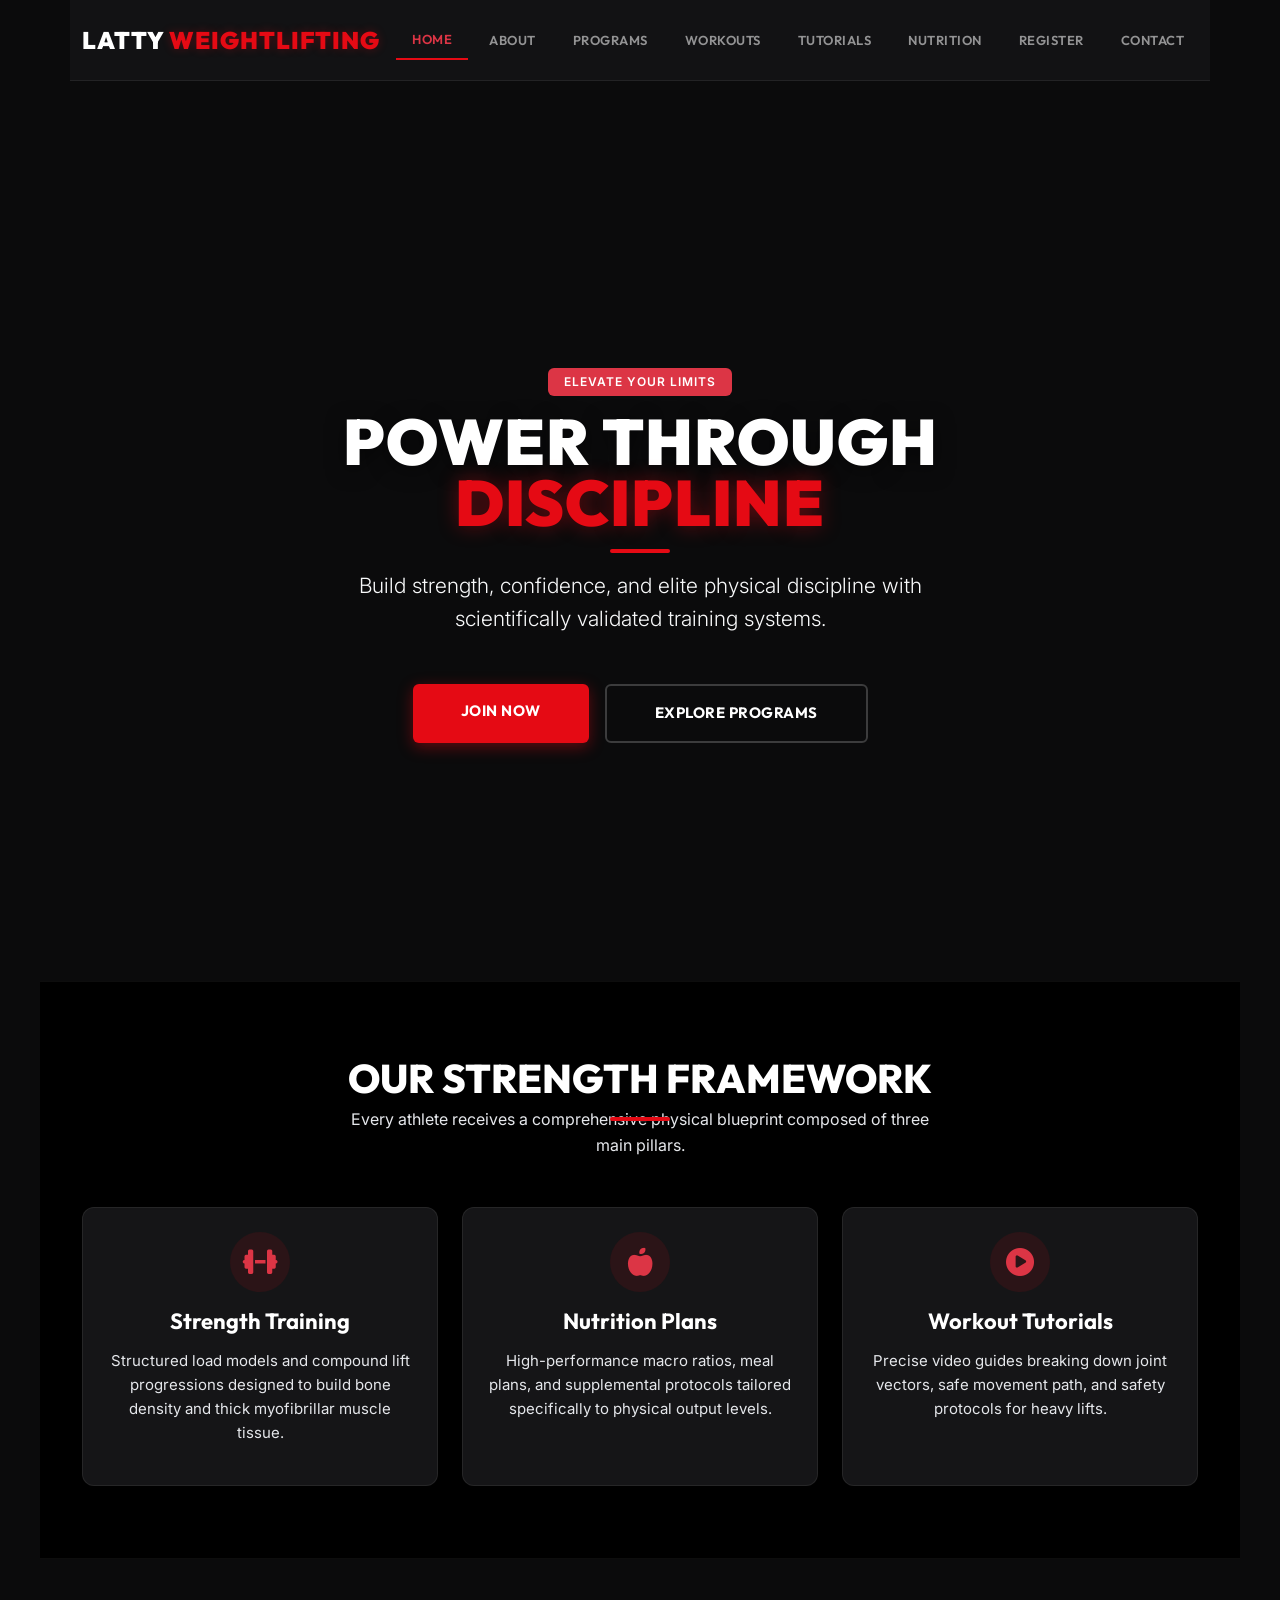
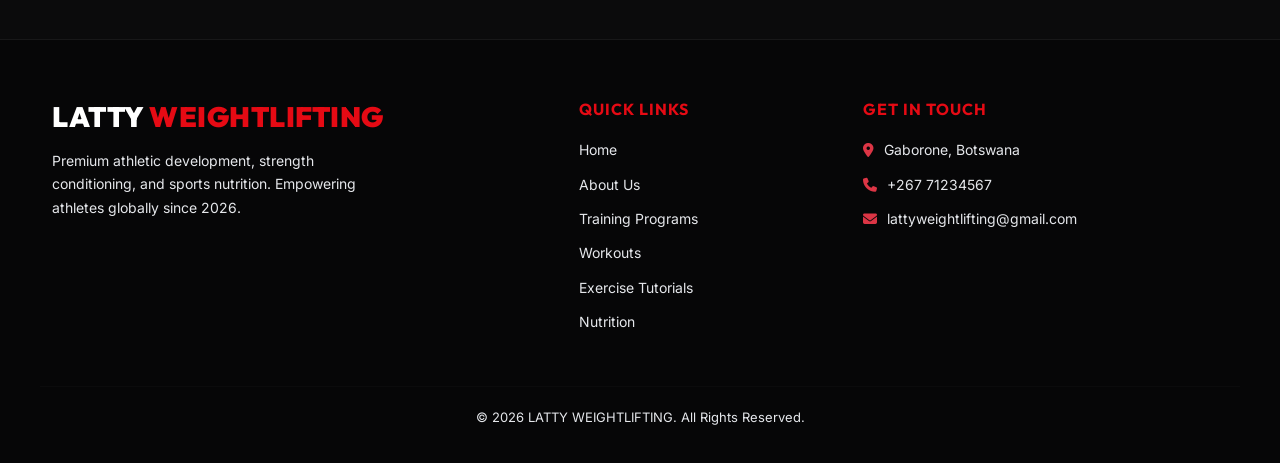
<file: index.html>
<!DOCTYPE html>
<html lang="en">
<head>
    <meta charset="UTF-8">
    <meta name="viewport" content="width=device-width, initial-scale=1.0">
    <title>LATTY WEIGHTLIFTING | Power Through Discipline</title>
    <!-- Google Fonts -->
    <link rel="preconnect" href="https://fonts.googleapis.com">
    <link rel="preconnect" href="https://fonts.gstatic.com" crossorigin>
    <!-- Bootstrap 5 CSS -->
    <link href="https://cdn.jsdelivr.net/npm/bootstrap@5.3.3/dist/css/bootstrap.min.css" rel="stylesheet">
    <!-- FontAwesome Icons -->
    <link rel="stylesheet" href="https://cdnjs.cloudflare.com/ajax/libs/font-awesome/6.5.1/css/all.min.css">
    <!-- Custom CSS -->
    <link rel="stylesheet" href="styles.css">
</head>
<body>

    <!-- Sticky Glassmorphic Navbar -->
    <nav class="navbar navbar-expand-lg navbar-dark py-3 sticky-top" style="backdrop-filter: blur(12px); -webkit-backdrop-filter: blur(12px); background: rgba(21, 21, 23, 0.85); border-bottom: 1px solid rgba(255, 255, 255, 0.07);">
        <div class="container">
            <a class="navbar-brand fw-black text-uppercase" href="index.html" style="font-family: 'Outfit', sans-serif; font-size: 24px; font-weight: 900; letter-spacing: 1px;">
                LATTY <span style="color: #E50A14; text-shadow: 0 0 10px rgba(229,10,20,0.3);">WEIGHTLIFTING</span>
            </a>
            <button class="navbar-toggler" type="button" data-bs-toggle="collapse" data-bs-target="#navbarNav" aria-controls="navbarNav" aria-expanded="false" aria-label="Toggle navigation" style="border-color: rgba(255,255,255,0.1);">
                <span class="navbar-toggler-icon"></span>
            </button>
            <div class="collapse navbar-collapse" id="navbarNav">
                <ul class="navbar-nav ms-auto text-uppercase align-items-center" style="font-family: 'Outfit', sans-serif; font-size: 13px; font-weight: 600; letter-spacing: 0.5px; gap: 5px;">
                    <li class="nav-item"><a class="nav-link px-3 active text-danger" href="index.html">Home</a></li>
                    <li class="nav-item"><a class="nav-link px-3" href="about.html">About</a></li>
                    <li class="nav-item"><a class="nav-link px-3" href="training programs.html">Programs</a></li>
                    <li class="nav-item"><a class="nav-link px-3" href="workouts.html">Workouts</a></li>
                    <li class="nav-item"><a class="nav-link px-3" href="tutorials.html">Tutorials</a></li>
                    <li class="nav-item"><a class="nav-link px-3" href="nutrition.html">Nutrition</a></li>
                    <li class="nav-item"><a class="nav-link px-3" href="register.html">Register</a></li>
                    <li class="nav-item"><a class="nav-link px-3" href="contact and feedback.html">Contact</a></li>
                </ul>
            </div>
        </div>
    </nav>

    <!-- Main Content -->
    <main>
        <!-- Hero Section -->
        <section class="hero text-center min-vh-100 d-flex flex-column align-items-center justify-content-center border-0 py-0">
            <div class="container py-5 mt-5">
                <span class="badge bg-danger text-uppercase fw-semibold mb-3 px-3 py-2 animate-fade-in" style="font-size: 12px; letter-spacing: 1px;">Elevate Your Limits</span>
                <h2 class="display-1 fw-black text-uppercase text-white mb-3" style="font-family: 'Outfit', sans-serif; font-weight: 900; line-height: 0.95;">
                    Power Through <br><span>Discipline</span>
                </h2>
                <p class="lead text-light mb-5 mx-auto" style="max-width: 600px; font-size: 21px;">
                    Build strength, confidence, and elite physical discipline with scientifically validated training systems.
                </p>
                <div class="d-flex flex-wrap justify-content-center gap-3">
                    <a href="register.html" class="btn px-5 py-3 text-uppercase fw-bold">Join Now</a>
                    <a href="training programs.html" class="btn btn-secondary px-5 py-3 text-uppercase fw-bold">Explore Programs</a>
                </div>
            </div>
        </section>

        <!-- Features Section -->
        <section class="py-5 bg-black" style="border-top: 1px solid rgba(255,255,255,0.05); border-bottom: 1px solid rgba(255,255,255,0.05);">
            <div class="container py-4">
                <h2 class="text-center text-uppercase mb-3">Our Strength Framework</h2>
                <p class="section-desc text-muted mx-auto mb-5" style="max-width: 600px;">
                    Every athlete receives a comprehensive physical blueprint composed of three main pillars.
                </p>
                <div class="row g-4">
                    <div class="col-md-4">
                        <div class="card p-4 text-center d-flex flex-column align-items-center justify-content-center">
                            <div class="icon-box mb-3 d-flex align-items-center justify-content-center" style="width: 60px; height: 60px; background: rgba(229,10,20,0.1); border-radius: 50%;">
                                <i class="fa-solid fa-dumbbell text-danger fs-3"></i>
                            </div>
                            <h3 class="fw-bold">Strength Training</h3>
                            <p class="text-muted small">
                                Structured load models and compound lift progressions designed to build bone density and thick myofibrillar muscle tissue.
                            </p>
                        </div>
                    </div>
                    <div class="col-md-4">
                        <div class="card p-4 text-center d-flex flex-column align-items-center justify-content-center">
                            <div class="icon-box mb-3 d-flex align-items-center justify-content-center" style="width: 60px; height: 60px; background: rgba(229,10,20,0.1); border-radius: 50%;">
                                <i class="fa-solid fa-apple-whole text-danger fs-3"></i>
                            </div>
                            <h3 class="fw-bold">Nutrition Plans</h3>
                            <p class="text-muted small">
                                High-performance macro ratios, meal plans, and supplemental protocols tailored specifically to physical output levels.
                            </p>
                        </div>
                    </div>
                    <div class="col-md-4">
                        <div class="card p-4 text-center d-flex flex-column align-items-center justify-content-center">
                            <div class="icon-box mb-3 d-flex align-items-center justify-content-center" style="width: 60px; height: 60px; background: rgba(229,10,20,0.1); border-radius: 50%;">
                                <i class="fa-solid fa-circle-play text-danger fs-3"></i>
                            </div>
                            <h3 class="fw-bold">Workout Tutorials</h3>
                            <p class="text-muted small">
                                Precise video guides breaking down joint vectors, safe movement path, and safety protocols for heavy lifts.
                            </p>
                        </div>
                    </div>
                </div>
            </div>
        </section>
    </main>

    <!-- Rich Structured Footer -->
    <footer>
        <div class="container footer-container">
            <div class="footer-logo">
                <h2>LATTY <span>WEIGHTLIFTING</span></h2>
                <p>
                    Premium athletic development, strength conditioning, and sports nutrition. Empowering athletes globally since 2026.
                </p>
            </div>
            <div class="footer-links">
                <h3>Quick Links</h3>
                <a href="index.html">Home</a>
                <a href="about.html">About Us</a>
                <a href="training programs.html">Training Programs</a>
                <a href="workouts.html">Workouts</a>
                <a href="tutorials.html">Exercise Tutorials</a>
                <a href="nutrition.html">Nutrition</a>
            </div>
            <div class="footer-contact">
                <h3>Get In Touch</h3>
                <p><i class="fa-solid fa-location-dot text-danger"></i> Gaborone, Botswana</p>
                <p><i class="fa-solid fa-phone text-danger"></i> +267 71234567</p>
                <p><i class="fa-solid fa-envelope text-danger"></i> lattyweightlifting@gmail.com</p>
            </div>
        </div>
        <hr>
        <p class="copyright">&copy; 2026 LATTY WEIGHTLIFTING. All Rights Reserved.</p>
    </footer>

    <!-- Bootstrap 5 Bundle JS -->
    <script src="https://cdn.jsdelivr.net/npm/bootstrap@5.3.3/dist/js/bootstrap.bundle.min.js"></script>
</body>
</html>
</file>
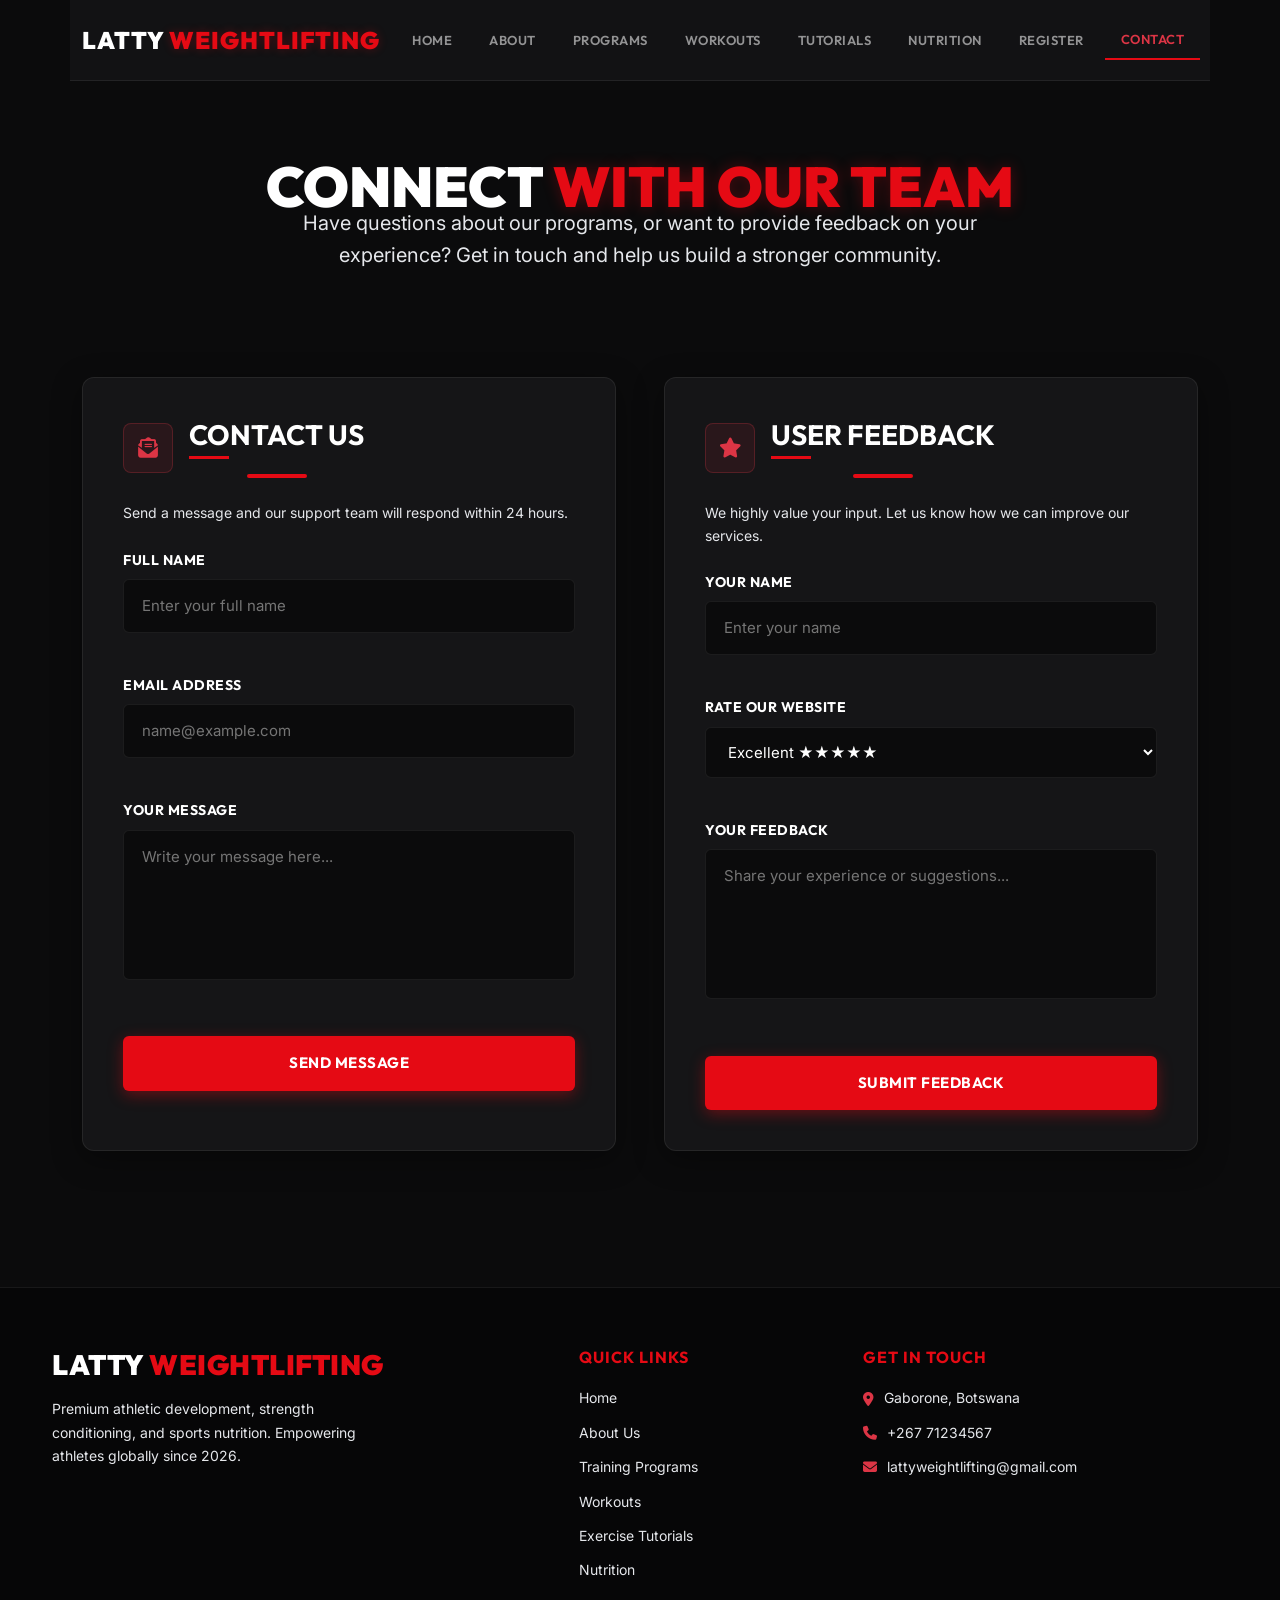
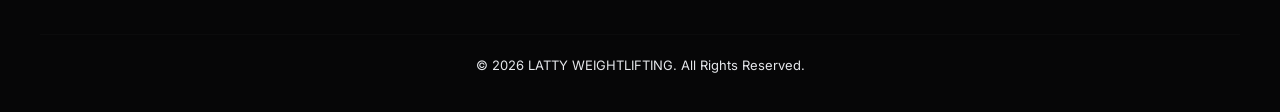
<file: contact and feedback.html>
<!DOCTYPE html>
<html lang="en">
<head>
    <meta charset="UTF-8">
    <meta name="viewport" content="width=device-width, initial-scale=1.0">
    <title>Contact & Feedback | LATTY WEIGHTLIFTING</title>
    <!-- Google Fonts -->
    <link rel="preconnect" href="https://fonts.googleapis.com">
    <link rel="preconnect" href="https://fonts.gstatic.com" crossorigin>
    <!-- Bootstrap 5 CSS -->
    <link href="https://cdn.jsdelivr.net/npm/bootstrap@5.3.3/dist/css/bootstrap.min.css" rel="stylesheet">
    <!-- FontAwesome Icons -->
    <link rel="stylesheet" href="https://cdnjs.cloudflare.com/ajax/libs/font-awesome/6.5.1/css/all.min.css">
    <!-- Custom CSS -->
    <link rel="stylesheet" href="styles.css">
</head>
<body>

    <!-- Sticky Glassmorphic Navbar -->
    <nav class="navbar navbar-expand-lg navbar-dark py-3 sticky-top" style="backdrop-filter: blur(12px); -webkit-backdrop-filter: blur(12px); background: rgba(21, 21, 23, 0.85); border-bottom: 1px solid rgba(255, 255, 255, 0.07);">
        <div class="container">
            <a class="navbar-brand fw-black text-uppercase" href="index.html" style="font-family: 'Outfit', sans-serif; font-size: 24px; font-weight: 900; letter-spacing: 1px;">
                LATTY <span style="color: #E50A14; text-shadow: 0 0 10px rgba(229,10,20,0.3);">WEIGHTLIFTING</span>
            </a>
            <button class="navbar-toggler" type="button" data-bs-toggle="collapse" data-bs-target="#navbarNav" aria-controls="navbarNav" aria-expanded="false" aria-label="Toggle navigation" style="border-color: rgba(255,255,255,0.1);">
                <span class="navbar-toggler-icon"></span>
            </button>
            <div class="collapse navbar-collapse" id="navbarNav">
                <ul class="navbar-nav ms-auto text-uppercase align-items-center" style="font-family: 'Outfit', sans-serif; font-size: 13px; font-weight: 600; letter-spacing: 0.5px; gap: 5px;">
                    <li class="nav-item"><a class="nav-link px-3" href="index.html">Home</a></li>
                    <li class="nav-item"><a class="nav-link px-3" href="about.html">About</a></li>
                    <li class="nav-item"><a class="nav-link px-3" href="training programs.html">Programs</a></li>
                    <li class="nav-item"><a class="nav-link px-3" href="workouts.html">Workouts</a></li>
                    <li class="nav-item"><a class="nav-link px-3" href="tutorials.html">Tutorials</a></li>
                    <li class="nav-item"><a class="nav-link px-3" href="nutrition.html">Nutrition</a></li>
                    <li class="nav-item"><a class="nav-link px-3" href="register.html">Register</a></li>
                    <li class="nav-item"><a class="nav-link px-3 active text-danger" href="contact and feedback.html">Contact</a></li>
                </ul>
            </div>
        </div>
    </nav>

    <!-- Main Content -->
    <main>
        <!-- Header Section -->
        <section class="py-5 text-center">
            <div class="container mt-4">
                <h1 class="display-4 fw-black text-uppercase mb-3" style="font-family: 'Outfit', sans-serif; font-weight: 900;">
                    Connect <span style="color: #E50A14; text-shadow: 0 0 15px rgba(229,10,20,0.3);">With Our Team</span>
                </h1>
                <p class="section-desc text-muted fs-5 mx-auto" style="max-width: 700px;">
                    Have questions about our programs, or want to provide feedback on your experience? Get in touch and help us build a stronger community.
                </p>
            </div>
        </section>

        <!-- Forms Section (Side by side grid layout) -->
        <section class="py-2 mb-5">
            <div class="container">
                <div class="row g-5 justify-content-center">
                    
                    <!-- Contact Form Column -->
                    <div class="col-lg-6">
                        <div class="contact-section h-100 m-0">
                            <div class="d-flex align-items-center mb-4">
                                <div class="bg-danger bg-opacity-10 border border-danger border-opacity-25 rounded-3 d-flex align-items-center justify-content-center me-3" style="width: 50px; height: 50px;">
                                    <i class="fa-solid fa-envelope-open-text text-danger fs-5"></i>
                                </div>
                                <h2 class="h3 fw-bold m-0 text-uppercase" style="font-family: 'Outfit', sans-serif; text-align: left; position: relative;">
                                    Contact Us
                                    <span style="display: block; width: 40px; height: 3px; background: #E50A14; margin-top: 5px;"></span>
                                </h2>
                            </div>
                            <p class="text-muted small mb-4">Send a message and our support team will respond within 24 hours.</p>
                            
                            <form action="#" method="POST" class="p-0 border-0 bg-transparent shadow-none" style="max-width: 100%;">
                                <div class="mb-3">
                                    <label for="contact-name">Full Name</label>
                                    <input type="text" id="contact-name" placeholder="Enter your full name" required>
                                </div>
                                
                                <div class="mb-3">
                                    <label for="contact-email">Email Address</label>
                                    <input type="email" id="contact-email" placeholder="name@example.com" required>
                                </div>
                                
                                <div class="mb-4">
                                    <label for="contact-message">Your Message</label>
                                    <textarea id="contact-message" rows="5" placeholder="Write your message here..." required></textarea>
                                </div>
                                
                                <button type="submit" class="btn w-100 py-3 text-uppercase fw-bold">Send Message</button>
                            </form>
                        </div>
                    </div>

                    <!-- Feedback Form Column -->
                    <div class="col-lg-6">
                        <div class="feedback-section h-100 m-0">
                            <div class="d-flex align-items-center mb-4">
                                <div class="bg-danger bg-opacity-10 border border-danger border-opacity-25 rounded-3 d-flex align-items-center justify-content-center me-3" style="width: 50px; height: 50px;">
                                    <i class="fa-solid fa-star text-danger fs-5"></i>
                                </div>
                                <h2 class="h3 fw-bold m-0 text-uppercase" style="font-family: 'Outfit', sans-serif; text-align: left; position: relative;">
                                    User Feedback
                                    <span style="display: block; width: 40px; height: 3px; background: #E50A14; margin-top: 5px;"></span>
                                </h2>
                            </div>
                            <p class="text-muted small mb-4">We highly value your input. Let us know how we can improve our services.</p>
                            
                            <form action="#" method="POST" class="p-0 border-0 bg-transparent shadow-none" style="max-width: 100%;">
                                <div class="mb-3">
                                    <label for="feedback-name">Your Name</label>
                                    <input type="text" id="feedback-name" placeholder="Enter your name" required>
                                </div>
                                
                                <div class="mb-3">
                                    <label for="feedback-rating">Rate Our Website</label>
                                    <select id="feedback-rating">
                                        <option value="5" selected>Excellent ★★★★★</option>
                                        <option value="4">Good ★★★★☆</option>
                                        <option value="3">Average ★★★☆☆</option>
                                        <option value="2">Poor ★★☆☆☆</option>
                                        <option value="1">Unacceptable ★☆☆☆☆</option>
                                    </select>
                                </div>
                                
                                <div class="mb-4">
                                    <label for="feedback-content">Your Feedback</label>
                                    <textarea id="feedback-content" rows="5" placeholder="Share your experience or suggestions..." required></textarea>
                                </div>
                                
                                <button type="submit" class="btn btn-secondary w-100 py-3 text-uppercase fw-bold">Submit Feedback</button>
                            </form>
                        </div>
                    </div>

                </div>
            </div>
        </section>
    </main>

    <!-- Rich Structured Footer -->
    <footer>
        <div class="container footer-container">
            <div class="footer-logo">
                <h2>LATTY <span>WEIGHTLIFTING</span></h2>
                <p>
                    Premium athletic development, strength conditioning, and sports nutrition. Empowering athletes globally since 2026.
                </p>
            </div>
            <div class="footer-links">
                <h3>Quick Links</h3>
                <a href="index.html">Home</a>
                <a href="about.html">About Us</a>
                <a href="training programs.html">Training Programs</a>
                <a href="workouts.html">Workouts</a>
                <a href="tutorials.html">Exercise Tutorials</a>
                <a href="nutrition.html">Nutrition</a>
            </div>
            <div class="footer-contact">
                <h3>Get In Touch</h3>
                <p><i class="fa-solid fa-location-dot text-danger"></i> Gaborone, Botswana</p>
                <p><i class="fa-solid fa-phone text-danger"></i> +267 71234567</p>
                <p><i class="fa-solid fa-envelope text-danger"></i> lattyweightlifting@gmail.com</p>
            </div>
        </div>
        <hr>
        <p class="copyright">&copy; 2026 LATTY WEIGHTLIFTING. All Rights Reserved.</p>
    </footer>

    <!-- Bootstrap 5 Bundle JS -->
    <script src="https://cdn.jsdelivr.net/npm/bootstrap@5.3.3/dist/js/bootstrap.bundle.min.js"></script>
</body>
</html>
</file>
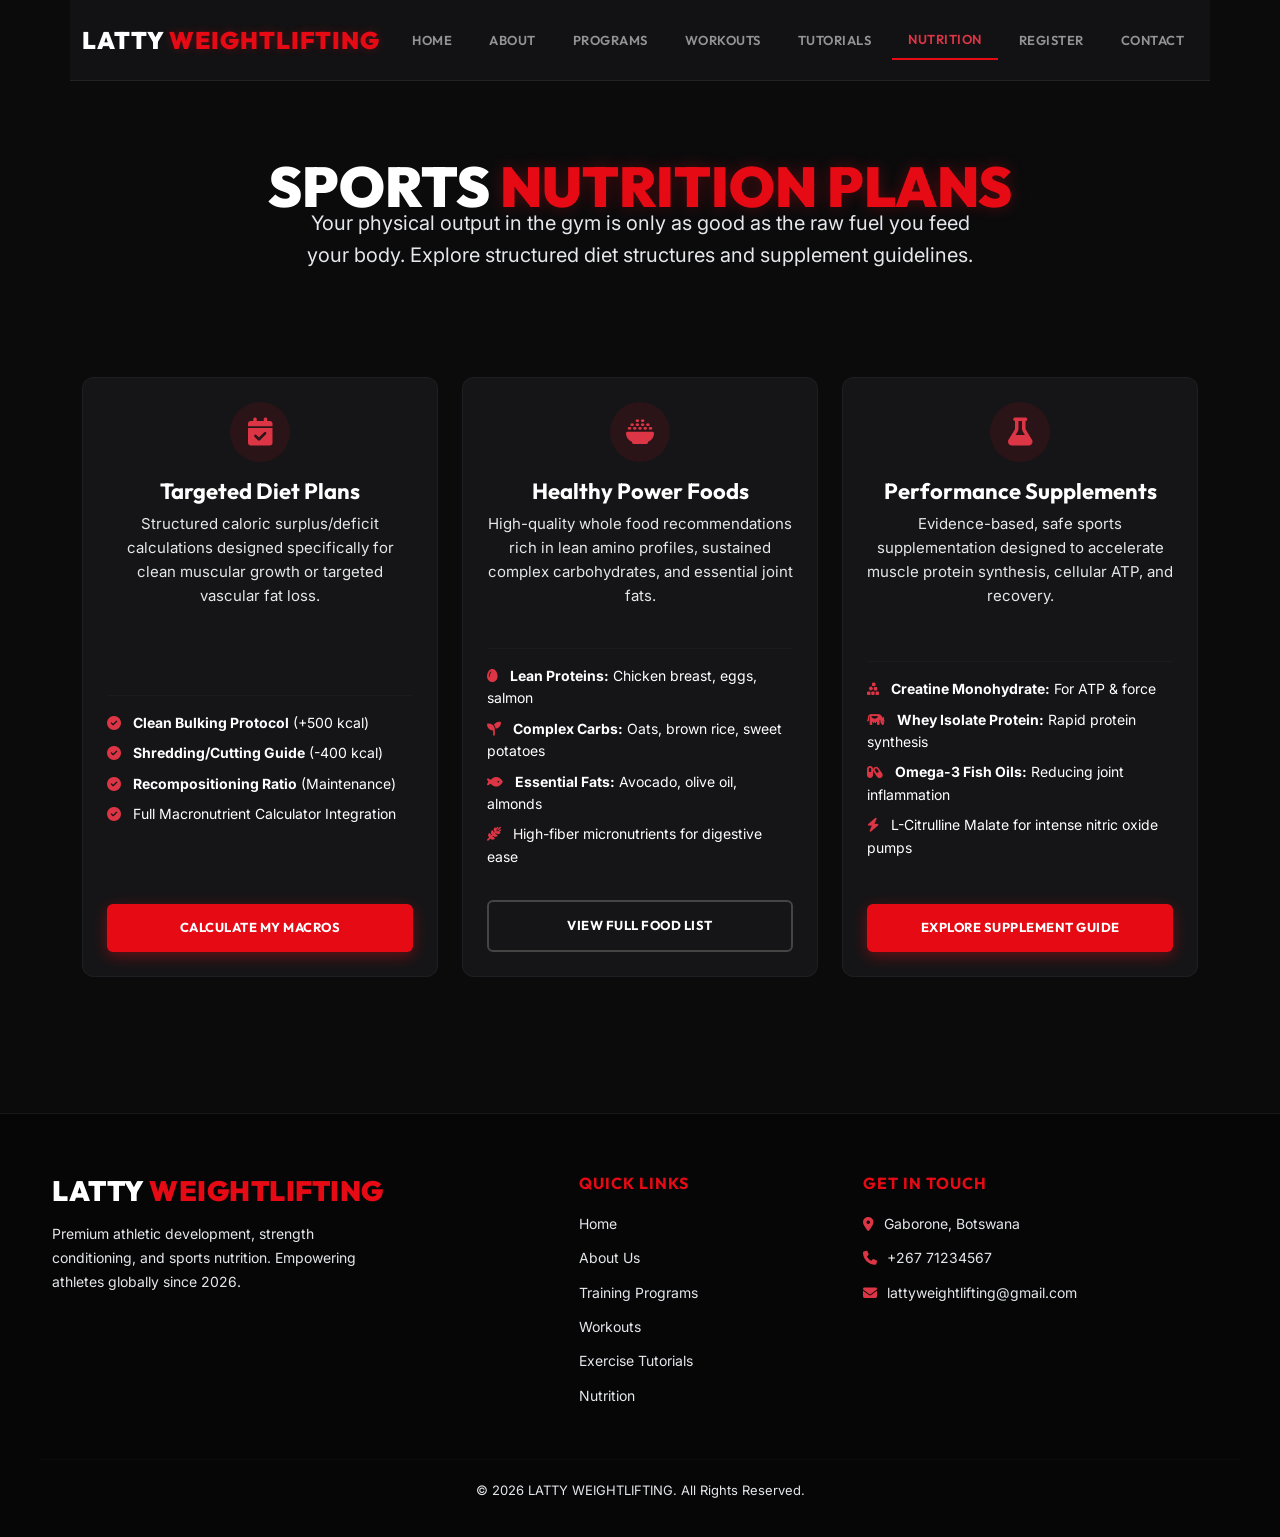
<file: nutrition.html>
<!DOCTYPE html>
<html lang="en">
<head>
    <meta charset="UTF-8">
    <meta name="viewport" content="width=device-width, initial-scale=1.0">
    <title>Nutrition Plans | LATTY WEIGHTLIFTING</title>
    <!-- Google Fonts -->
    <link rel="preconnect" href="https://fonts.googleapis.com">
    <link rel="preconnect" href="https://fonts.gstatic.com" crossorigin>
    <!-- Bootstrap 5 CSS -->
    <link href="https://cdn.jsdelivr.net/npm/bootstrap@5.3.3/dist/css/bootstrap.min.css" rel="stylesheet">
    <!-- FontAwesome Icons -->
    <link rel="stylesheet" href="https://cdnjs.cloudflare.com/ajax/libs/font-awesome/6.5.1/css/all.min.css">
    <!-- Custom CSS -->
    <link rel="stylesheet" href="styles.css">
</head>
<body>

    <!-- Sticky Glassmorphic Navbar -->
    <nav class="navbar navbar-expand-lg navbar-dark py-3 sticky-top" style="backdrop-filter: blur(12px); -webkit-backdrop-filter: blur(12px); background: rgba(21, 21, 23, 0.85); border-bottom: 1px solid rgba(255, 255, 255, 0.07);">
        <div class="container">
            <a class="navbar-brand fw-black text-uppercase" href="index.html" style="font-family: 'Outfit', sans-serif; font-size: 24px; font-weight: 900; letter-spacing: 1px;">
                LATTY <span style="color: #E50A14; text-shadow: 0 0 10px rgba(229,10,20,0.3);">WEIGHTLIFTING</span>
            </a>
            <button class="navbar-toggler" type="button" data-bs-toggle="collapse" data-bs-target="#navbarNav" aria-controls="navbarNav" aria-expanded="false" aria-label="Toggle navigation" style="border-color: rgba(255,255,255,0.1);">
                <span class="navbar-toggler-icon"></span>
            </button>
            <div class="collapse navbar-collapse" id="navbarNav">
                <ul class="navbar-nav ms-auto text-uppercase align-items-center" style="font-family: 'Outfit', sans-serif; font-size: 13px; font-weight: 600; letter-spacing: 0.5px; gap: 5px;">
                    <li class="nav-item"><a class="nav-link px-3" href="index.html">Home</a></li>
                    <li class="nav-item"><a class="nav-link px-3" href="about.html">About</a></li>
                    <li class="nav-item"><a class="nav-link px-3" href="training programs.html">Programs</a></li>
                    <li class="nav-item"><a class="nav-link px-3" href="workouts.html">Workouts</a></li>
                    <li class="nav-item"><a class="nav-link px-3" href="tutorials.html">Tutorials</a></li>
                    <li class="nav-item"><a class="nav-link px-3 active text-danger" href="nutrition.html">Nutrition</a></li>
                    <li class="nav-item"><a class="nav-link px-3" href="register.html">Register</a></li>
                    <li class="nav-item"><a class="nav-link px-3" href="contact and feedback.html">Contact</a></li>
                </ul>
            </div>
        </div>
    </nav>

    <!-- Main Content -->
    <main>
        <!-- Header Section -->
        <section class="py-5 text-center">
            <div class="container mt-4">
                <h1 class="display-4 fw-black text-uppercase mb-3" style="font-family: 'Outfit', sans-serif; font-weight: 900;">
                    Sports <span style="color: #E50A14; text-shadow: 0 0 15px rgba(229,10,20,0.3);">Nutrition Plans</span>
                </h1>
                <p class="section-desc text-muted fs-5 mx-auto" style="max-width: 700px;">
                    Your physical output in the gym is only as good as the raw fuel you feed your body. Explore structured diet structures and supplement guidelines.
                </p>
            </div>
        </section>

        <!-- Taxonomy Columns: Diet Plans, Healthy Foods, Supplements -->
        <section class="py-2 mb-5">
            <div class="container">
                <div class="row g-4 justify-content-center">
                    
                    <!-- Diet Plans Column -->
                    <div class="col-md-6 col-lg-4">
                        <div class="card h-100 p-4 border border-secondary border-opacity-10 text-center d-flex flex-column align-items-center">
                            <div class="icon-box mb-3 d-flex align-items-center justify-content-center" style="width: 60px; height: 60px; background: rgba(229,10,20,0.1); border-radius: 50%;">
                                <i class="fa-solid fa-calendar-check text-danger fs-3"></i>
                            </div>
                            <h3 class="fw-bold mb-2">Targeted Diet Plans</h3>
                            <p class="text-muted small mb-4">
                                Structured caloric surplus/deficit calculations designed specifically for clean muscular growth or targeted vascular fat loss.
                            </p>
                            <hr class="border-secondary border-opacity-25 w-100 my-3">
                            <ul class="list-unstyled text-start w-100 mb-4 flex-grow-1" style="font-size: 14px; color: #FFFFFF;">
                                <li class="mb-2"><i class="fa-solid fa-circle-check text-danger me-2"></i> <strong>Clean Bulking Protocol</strong> (+500 kcal)</li>
                                <li class="mb-2"><i class="fa-solid fa-circle-check text-danger me-2"></i> <strong>Shredding/Cutting Guide</strong> (-400 kcal)</li>
                                <li class="mb-2"><i class="fa-solid fa-circle-check text-danger me-2"></i> <strong>Recompositioning Ratio</strong> (Maintenance)</li>
                                <li class="mb-2"><i class="fa-solid fa-circle-check text-danger me-2"></i> Full Macronutrient Calculator Integration</li>
                            </ul>
                            <a href="register.html" class="btn w-100 mt-auto text-uppercase fw-bold" style="font-size: 13px;">Calculate My Macros</a>
                        </div>
                    </div>

                    <!-- Healthy Foods Column -->
                    <div class="col-md-6 col-lg-4">
                        <div class="card h-100 p-4 border border-secondary border-opacity-10 text-center d-flex flex-column align-items-center">
                            <div class="icon-box mb-3 d-flex align-items-center justify-content-center" style="width: 60px; height: 60px; background: rgba(229,10,20,0.1); border-radius: 50%;">
                                <i class="fa-solid fa-bowl-rice text-danger fs-3"></i>
                            </div>
                            <h3 class="fw-bold mb-2">Healthy Power Foods</h3>
                            <p class="text-muted small mb-4">
                                High-quality whole food recommendations rich in lean amino profiles, sustained complex carbohydrates, and essential joint fats.
                            </p>
                            <hr class="border-secondary border-opacity-25 w-100 my-3">
                            <ul class="list-unstyled text-start w-100 mb-4 flex-grow-1" style="font-size: 14px; color: #FFFFFF;">
                                <li class="mb-2"><i class="fa-solid fa-egg text-danger me-2"></i> <strong>Lean Proteins:</strong> Chicken breast, eggs, salmon</li>
                                <li class="mb-2"><i class="fa-solid fa-seedling text-danger me-2"></i> <strong>Complex Carbs:</strong> Oats, brown rice, sweet potatoes</li>
                                <li class="mb-2"><i class="fa-solid fa-fish text-danger me-2"></i> <strong>Essential Fats:</strong> Avocado, olive oil, almonds</li>
                                <li class="mb-2"><i class="fa-solid fa-wheat-awn text-danger me-2"></i> High-fiber micronutrients for digestive ease</li>
                            </ul>
                            <a href="register.html" class="btn btn-secondary w-100 mt-auto text-uppercase fw-bold" style="font-size: 13px;">View Full Food List</a>
                        </div>
                    </div>

                    <!-- Supplements Column -->
                    <div class="col-md-6 col-lg-4">
                        <div class="card h-100 p-4 border border-secondary border-opacity-10 text-center d-flex flex-column align-items-center">
                            <div class="icon-box mb-3 d-flex align-items-center justify-content-center" style="width: 60px; height: 60px; background: rgba(229,10,20,0.1); border-radius: 50%;">
                                <i class="fa-solid fa-flask text-danger fs-3"></i>
                            </div>
                            <h3 class="fw-bold mb-2">Performance Supplements</h3>
                            <p class="text-muted small mb-4">
                                Evidence-based, safe sports supplementation designed to accelerate muscle protein synthesis, cellular ATP, and recovery.
                            </p>
                            <hr class="border-secondary border-opacity-25 w-100 my-3">
                            <ul class="list-unstyled text-start w-100 mb-4 flex-grow-1" style="font-size: 14px; color: #FFFFFF;">
                                <li class="mb-2"><i class="fa-solid fa-cubes-stacked text-danger me-2"></i> <strong>Creatine Monohydrate:</strong> For ATP & force</li>
                                <li class="mb-2"><i class="fa-solid fa-cow text-danger me-2"></i> <strong>Whey Isolate Protein:</strong> Rapid protein synthesis</li>
                                <li class="mb-2"><i class="fa-solid fa-capsules text-danger me-2"></i> <strong>Omega-3 Fish Oils:</strong> Reducing joint inflammation</li>
                                <li class="mb-2"><i class="fa-solid fa-bolt text-danger me-2"></i> L-Citrulline Malate for intense nitric oxide pumps</li>
                            </ul>
                            <a href="register.html" class="btn w-100 mt-auto text-uppercase fw-bold" style="font-size: 13px;">Explore Supplement Guide</a>
                        </div>
                    </div>

                </div>
            </div>
        </section>
    </main>

    <!-- Rich Structured Footer -->
    <footer>
        <div class="container footer-container">
            <div class="footer-logo">
                <h2>LATTY <span>WEIGHTLIFTING</span></h2>
                <p>
                    Premium athletic development, strength conditioning, and sports nutrition. Empowering athletes globally since 2026.
                </p>
            </div>
            <div class="footer-links">
                <h3>Quick Links</h3>
                <a href="index.html">Home</a>
                <a href="about.html">About Us</a>
                <a href="training programs.html">Training Programs</a>
                <a href="workouts.html">Workouts</a>
                <a href="tutorials.html">Exercise Tutorials</a>
                <a href="nutrition.html">Nutrition</a>
            </div>
            <div class="footer-contact">
                <h3>Get In Touch</h3>
                <p><i class="fa-solid fa-location-dot text-danger"></i> Gaborone, Botswana</p>
                <p><i class="fa-solid fa-phone text-danger"></i> +267 71234567</p>
                <p><i class="fa-solid fa-envelope text-danger"></i>lattyweightlifting@gmail.com</p>
            </div>
        </div>
        <hr>
        <p class="copyright">&copy; 2026 LATTY WEIGHTLIFTING. All Rights Reserved.</p>
    </footer>

    <!-- Bootstrap 5 Bundle JS -->
    <script src="https://cdn.jsdelivr.net/npm/bootstrap@5.3.3/dist/js/bootstrap.bundle.min.js"></script>
</body>
</html>
</file>
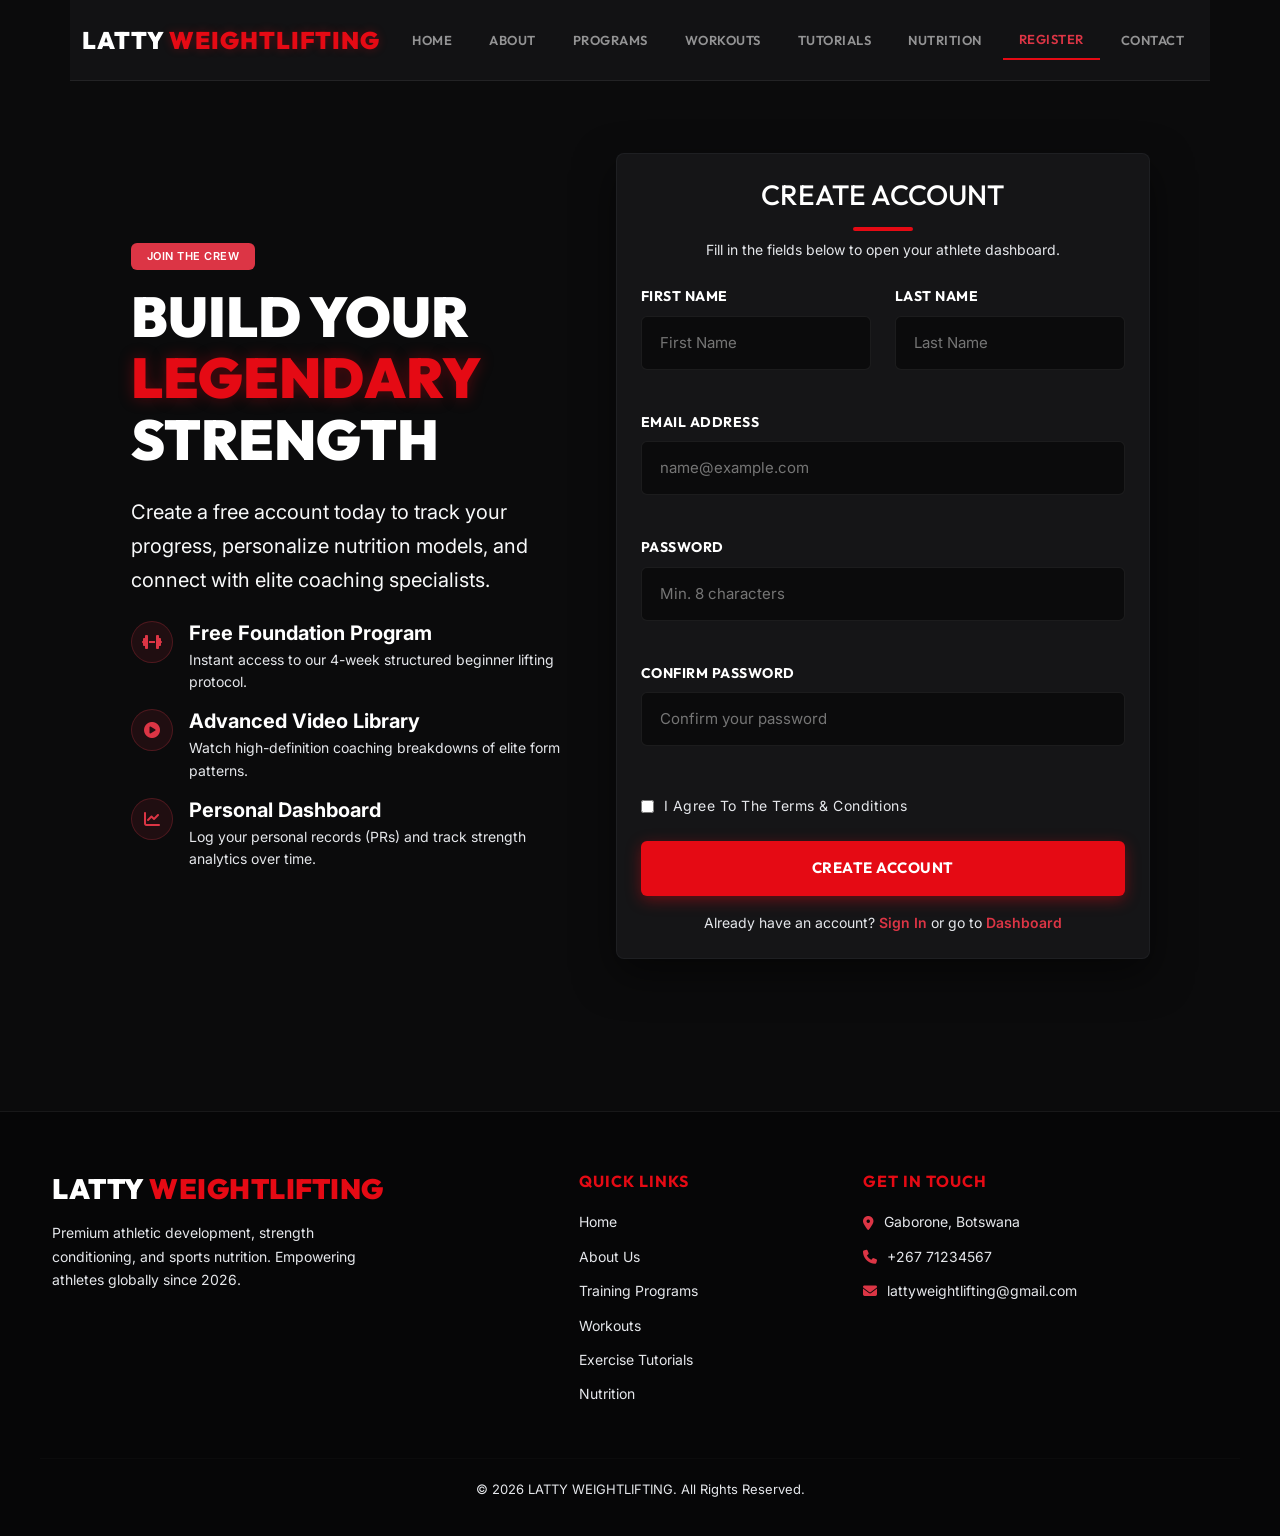
<file: register.html>
<!DOCTYPE html>
<html lang="en">
<head>
    <meta charset="UTF-8">
    <meta name="viewport" content="width=device-width, initial-scale=1.0">
    <title>Create Account | LATTY WEIGHTLIFTING</title>
    <!-- Google Fonts -->
    <link rel="preconnect" href="https://fonts.googleapis.com">
    <link rel="preconnect" href="https://fonts.gstatic.com" crossorigin>
    <!-- Bootstrap 5 CSS -->
    <link href="https://cdn.jsdelivr.net/npm/bootstrap@5.3.3/dist/css/bootstrap.min.css" rel="stylesheet">
    <!-- FontAwesome Icons -->
    <link rel="stylesheet" href="https://cdnjs.cloudflare.com/ajax/libs/font-awesome/6.5.1/css/all.min.css">
    <!-- Custom CSS -->
    <link rel="stylesheet" href="styles.css">
</head>
<body>

    <!-- Sticky Glassmorphic Navbar -->
    <nav class="navbar navbar-expand-lg navbar-dark py-3 sticky-top" style="backdrop-filter: blur(12px); -webkit-backdrop-filter: blur(12px); background: rgba(21, 21, 23, 0.85); border-bottom: 1px solid rgba(255, 255, 255, 0.07);">
        <div class="container">
            <a class="navbar-brand fw-black text-uppercase" href="index.html" style="font-family: 'Outfit', sans-serif; font-size: 24px; font-weight: 900; letter-spacing: 1px;">
                LATTY <span style="color: #E50A14; text-shadow: 0 0 10px rgba(229,10,20,0.3);">WEIGHTLIFTING</span>
            </a>
            <button class="navbar-toggler" type="button" data-bs-toggle="collapse" data-bs-target="#navbarNav" aria-controls="navbarNav" aria-expanded="false" aria-label="Toggle navigation" style="border-color: rgba(255,255,255,0.1);">
                <span class="navbar-toggler-icon"></span>
            </button>
            <div class="collapse navbar-collapse" id="navbarNav">
                <ul class="navbar-nav ms-auto text-uppercase align-items-center" style="font-family: 'Outfit', sans-serif; font-size: 13px; font-weight: 600; letter-spacing: 0.5px; gap: 5px;">
                    <li class="nav-item"><a class="nav-link px-3" href="index.html">Home</a></li>
                    <li class="nav-item"><a class="nav-link px-3" href="about.html">About</a></li>
                    <li class="nav-item"><a class="nav-link px-3" href="training programs.html">Programs</a></li>
                    <li class="nav-item"><a class="nav-link px-3" href="workouts.html">Workouts</a></li>
                    <li class="nav-item"><a class="nav-link px-3" href="tutorials.html">Tutorials</a></li>
                    <li class="nav-item"><a class="nav-link px-3" href="nutrition.html">Nutrition</a></li>
                    <li class="nav-item"><a class="nav-link px-3 active text-danger" href="register.html">Register</a></li>
                    <li class="nav-item"><a class="nav-link px-3" href="contact and feedback.html">Contact</a></li>
                </ul>
            </div>
        </div>
    </nav>

    <!-- Main Content -->
    <main>
        <section class="py-5">
            <div class="container py-4">
                <div class="row g-5 align-items-center justify-content-center">
                    
                    <!-- Left Column: Marketing/Benefits -->
                    <div class="col-lg-5 text-start d-none d-lg-block">
                        <span class="badge bg-danger text-uppercase fw-semibold mb-3 px-3 py-2" style="font-size: 11px; letter-spacing: 0.5px;">Join the Crew</span>
                        <h1 class="display-4 fw-black text-uppercase text-white mb-4" style="font-family: 'Outfit', sans-serif; font-weight: 900; line-height: 1.1;">
                            Build Your <span style="color: #E50A14; text-shadow: 0 0 15px rgba(229,10,20,0.35);">Legendary</span> Strength
                        </h1>
                        <p class="text-light mb-4 fs-5" style="line-height: 1.7;">
                            Create a free account today to track your progress, personalize nutrition models, and connect with elite coaching specialists.
                        </p>
                        
                        <div class="d-flex flex-column gap-3">
                            <div class="d-flex align-items-start">
                                <div class="bg-danger bg-opacity-10 rounded-circle border border-danger border-opacity-25 d-flex align-items-center justify-content-center me-3 flex-shrink-0" style="width: 42px; height: 42px;">
                                    <i class="fa-solid fa-dumbbell text-danger"></i>
                                </div>
                                <div>
                                    <h5 class="fw-bold mb-1 text-white">Free Foundation Program</h5>
                                    <p class="text-muted small mb-0">Instant access to our 4-week structured beginner lifting protocol.</p>
                                </div>
                            </div>
                            <div class="d-flex align-items-start">
                                <div class="bg-danger bg-opacity-10 rounded-circle border border-danger border-opacity-25 d-flex align-items-center justify-content-center me-3 flex-shrink-0" style="width: 42px; height: 42px;">
                                    <i class="fa-solid fa-circle-play text-danger"></i>
                                </div>
                                <div>
                                    <h5 class="fw-bold mb-1 text-white">Advanced Video Library</h5>
                                    <p class="text-muted small mb-0">Watch high-definition coaching breakdowns of elite form patterns.</p>
                                </div>
                            </div>
                            <div class="d-flex align-items-start">
                                <div class="bg-danger bg-opacity-10 rounded-circle border border-danger border-opacity-25 d-flex align-items-center justify-content-center me-3 flex-shrink-0" style="width: 42px; height: 42px;">
                                    <i class="fa-solid fa-chart-line text-danger"></i>
                                </div>
                                <div>
                                    <h5 class="fw-bold mb-1 text-white">Personal Dashboard</h5>
                                    <p class="text-muted small mb-0">Log your personal records (PRs) and track strength analytics over time.</p>
                                </div>
                            </div>
                        </div>
                    </div>

                    <!-- Right Column: Register Form -->
                    <div class="col-lg-6 col-md-8">
                        <div class="p-4 rounded-3 border border-secondary border-opacity-10" style="background: var(--bg-card); box-shadow: 0 15px 40px rgba(0, 0, 0, 0.5);">
                            <div class="text-center mb-4">
                                <h2 class="fw-black text-uppercase text-white h3 mb-2" style="font-family: 'Outfit', sans-serif;">Create Account</h2>
                                <p class="text-muted small mb-0">Fill in the fields below to open your athlete dashboard.</p>
                            </div>
                            
                            <!-- Closed the form properly and separated footer -->
                            <form action="#" method="POST" class="p-0 border-0 bg-transparent shadow-none" style="max-width: 100%;">
                                <div class="row">
                                    <div class="col-sm-6 mb-3">
                                        <label for="first-name">First Name</label>
                                        <input type="text" id="first-name" placeholder="First Name" required>
                                    </div>
                                    <div class="col-sm-6 mb-3">
                                        <label for="last-name">Last Name</label>
                                        <input type="text" id="last-name" placeholder="Last Name" required>
                                    </div>
                                </div>
                                
                                <div class="mb-3">
                                    <label for="email">Email Address</label>
                                    <input type="email" id="email" placeholder="name@example.com" required>
                                </div>
                                
                                <div class="mb-3">
                                    <label for="password">Password</label>
                                    <input type="password" id="password" placeholder="Min. 8 characters" required>
                                </div>
                                
                                <div class="mb-4">
                                    <label for="confirm-password">Confirm Password</label>
                                    <input type="password" id="confirm-password" placeholder="Confirm your password" required>
                                </div>

                                <div class="mb-4 d-flex align-items-center">
                                    <input type="checkbox" id="terms" style="width: auto; margin-right: 10px; margin-bottom: 0;" required>
                                    <label for="terms" class="text-muted mb-0 small text-capitalize" style="font-family: var(--font-body); font-weight: normal;">I agree to the Terms & Conditions</label>
                                </div>
                                
                                <button type="submit" class="btn w-100 py-3 text-uppercase fw-bold mb-3">Create Account</button>
                                
                                <div class="text-center">
                                    <p class="text-muted small mb-0">Already have an account? <a href="#" class="text-danger fw-semibold text-decoration-none">Sign In</a> or go to <a href="#" class="text-danger fw-semibold text-decoration-none">Dashboard</a></p>
                                </div>
                            </form>
                        </div>
                    </div>

                </div>
            </div>
        </section>
    </main>

    <!-- Rich Structured Footer -->
    <footer>
        <div class="container footer-container">
            <div class="footer-logo">
                <h2>LATTY <span>WEIGHTLIFTING</span></h2>
                <p>
                    Premium athletic development, strength conditioning, and sports nutrition. Empowering athletes globally since 2026.
                </p>
            </div>
            <div class="footer-links">
                <h3>Quick Links</h3>
                <a href="index.html">Home</a>
                <a href="about.html">About Us</a>
                <a href="training programs.html">Training Programs</a>
                <a href="workouts.html">Workouts</a>
                <a href="tutorials.html">Exercise Tutorials</a>
                <a href="nutrition.html">Nutrition</a>
            </div>
            <div class="footer-contact">
                <h3>Get In Touch</h3>
                <p><i class="fa-solid fa-location-dot text-danger"></i> Gaborone, Botswana</p>
                <p><i class="fa-solid fa-phone text-danger"></i> +267 71234567</p>
                <p><i class="fa-solid fa-envelope text-danger"></i> lattyweightlifting@gmail.com</p>
            </div>
        </div>
        <hr>
        <p class="copyright">&copy; 2026 LATTY WEIGHTLIFTING. All Rights Reserved.</p>
    </footer>

    <!-- Bootstrap 5 Bundle JS -->
    <script src="https://cdn.jsdelivr.net/npm/bootstrap@5.3.3/dist/js/bootstrap.bundle.min.js"></script>
</body>
</html>
</file>
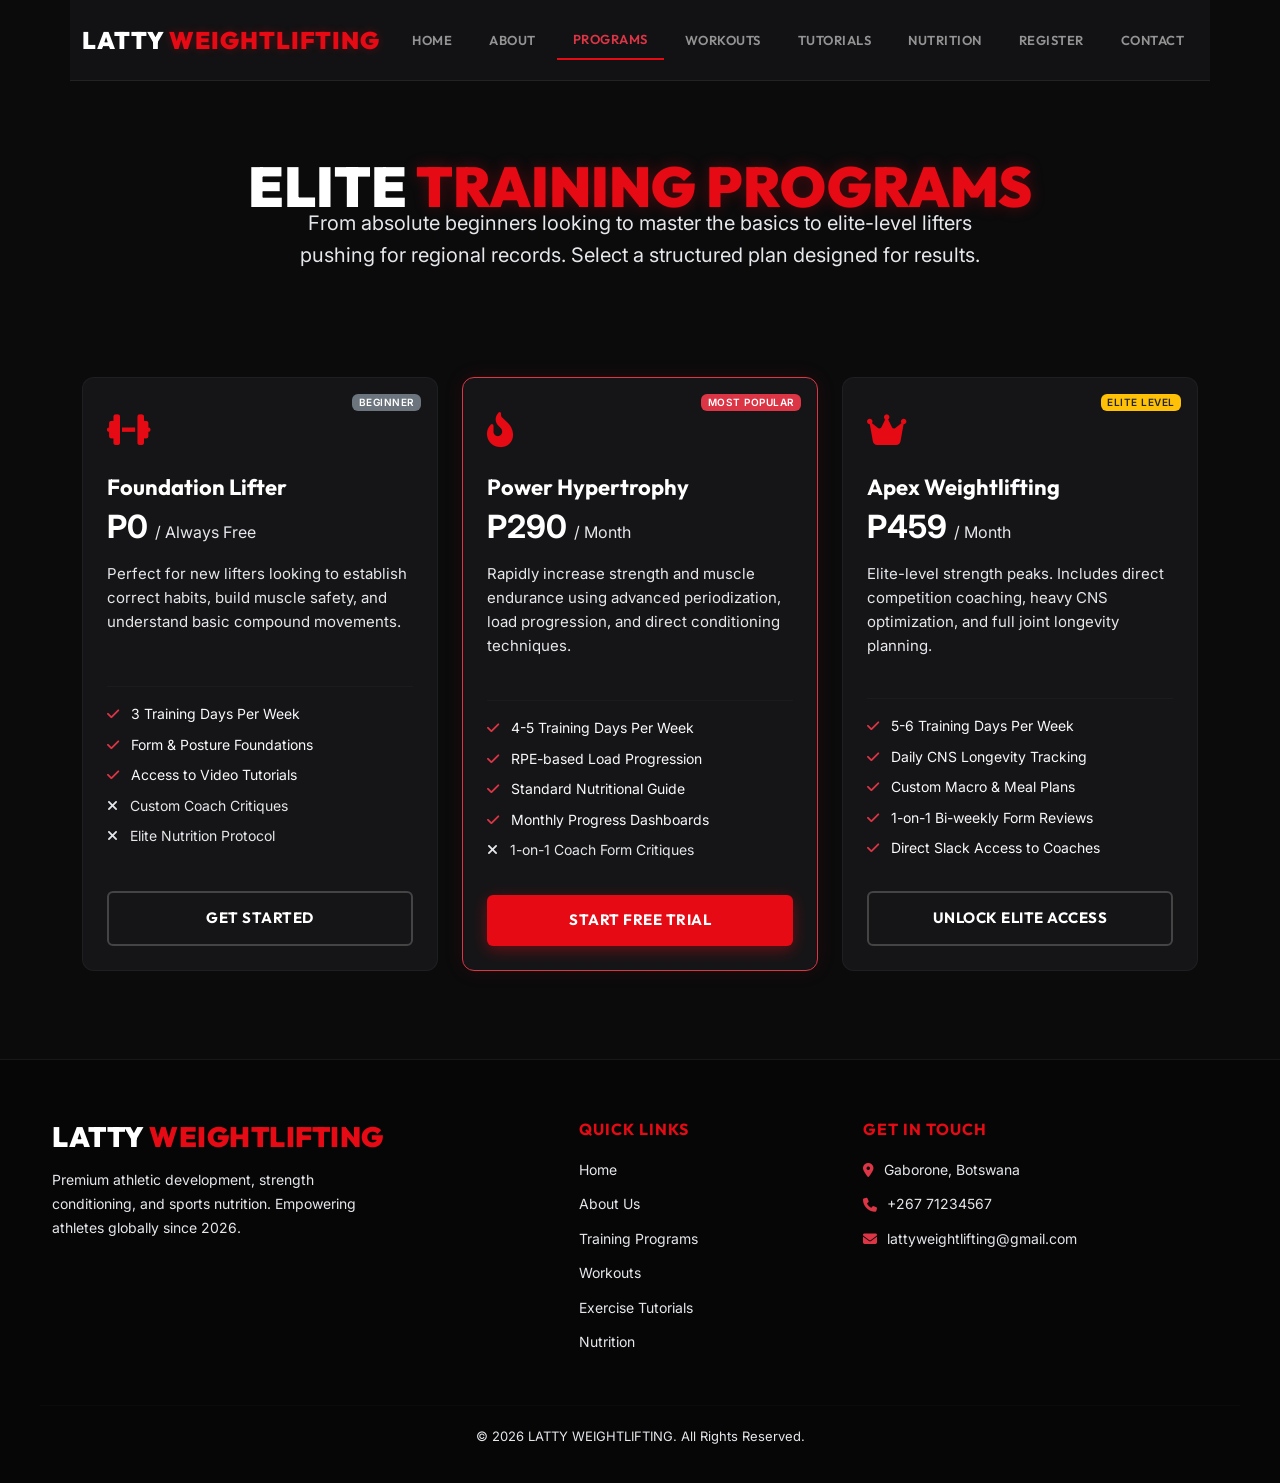
<file: training programs.html>
<!DOCTYPE html>
<html lang="en">
<head>
    <meta charset="UTF-8">
    <meta name="viewport" content="width=device-width, initial-scale=1.0">
    <title>Training Programs | LATTY WEIGHTLIFTING</title>
    <!-- Google Fonts -->
    <link rel="preconnect" href="https://fonts.googleapis.com">
    <link rel="preconnect" href="https://fonts.gstatic.com" crossorigin>
    <!-- Bootstrap 5 CSS -->
    <link href="https://cdn.jsdelivr.net/npm/bootstrap@5.3.3/dist/css/bootstrap.min.css" rel="stylesheet">
    <!-- FontAwesome Icons -->
    <link rel="stylesheet" href="https://cdnjs.cloudflare.com/ajax/libs/font-awesome/6.5.1/css/all.min.css">
    <!-- Custom CSS -->
    <link rel="stylesheet" href="styles.css">
</head>
<body>

    <!-- Sticky Glassmorphic Navbar -->
    <nav class="navbar navbar-expand-lg navbar-dark py-3 sticky-top" style="backdrop-filter: blur(12px); -webkit-backdrop-filter: blur(12px); background: rgba(21, 21, 23, 0.85); border-bottom: 1px solid rgba(255, 255, 255, 0.07);">
        <div class="container">
            <a class="navbar-brand fw-black text-uppercase" href="index.html" style="font-family: 'Outfit', sans-serif; font-size: 24px; font-weight: 900; letter-spacing: 1px;">
                LATTY <span style="color: #E50A14; text-shadow: 0 0 10px rgba(229,10,20,0.3);">WEIGHTLIFTING</span>
            </a>
            <button class="navbar-toggler" type="button" data-bs-toggle="collapse" data-bs-target="#navbarNav" aria-controls="navbarNav" aria-expanded="false" aria-label="Toggle navigation" style="border-color: rgba(255,255,255,0.1);">
                <span class="navbar-toggler-icon"></span>
            </button>
            <div class="collapse navbar-collapse" id="navbarNav">
                <ul class="navbar-nav ms-auto text-uppercase align-items-center" style="font-family: 'Outfit', sans-serif; font-size: 13px; font-weight: 600; letter-spacing: 0.5px; gap: 5px;">
                    <li class="nav-item"><a class="nav-link px-3" href="index.html">Home</a></li>
                    <li class="nav-item"><a class="nav-link px-3" href="about.html">About</a></li>
                    <li class="nav-item"><a class="nav-link px-3 active text-danger" href="training programs.html">Programs</a></li>
                    <li class="nav-item"><a class="nav-link px-3" href="workouts.html">Workouts</a></li>
                    <li class="nav-item"><a class="nav-link px-3" href="tutorials.html">Tutorials</a></li>
                    <li class="nav-item"><a class="nav-link px-3" href="nutrition.html">Nutrition</a></li>
                    <li class="nav-item"><a class="nav-link px-3" href="register.html">Register</a></li>
                    <li class="nav-item"><a class="nav-link px-3" href="contact and feedback.html">Contact</a></li>
                </ul>
            </div>
        </div>
    </nav>

    <!-- Main Content -->
    <main>
        <!-- Header Section -->
        <section class="py-5 text-center">
            <div class="container mt-4">
                <h1 class="display-4 fw-black text-uppercase mb-3" style="font-family: 'Outfit', sans-serif; font-weight: 900;">
                    Elite <span style="color: #E50A14; text-shadow: 0 0 15px rgba(229,10,20,0.3);">Training Programs</span>
                </h1>
                <p class="section-desc text-muted fs-5 mx-auto" style="max-width: 700px;">
                    From absolute beginners looking to master the basics to elite-level lifters pushing for regional records. Select a structured plan designed for results.
                </p>
            </div>
        </section>

        <!-- Programs Grid -->
        <section class="py-2">
            <div class="container">
                <div class="row g-4 justify-content-center">
                    <!-- Beginner Program Card -->
                    <div class="col-md-6 col-lg-4">
                        <div class="card h-100 p-4 border border-secondary border-opacity-10 position-relative">
                            <span class="position-absolute top-0 end-0 m-3 badge bg-secondary text-uppercase fw-semibold" style="font-size: 10px; letter-spacing: 0.5px;">Beginner</span>
                            <div class="mb-3" style="font-size: 35px; color: #E50A14;">
                                <i class="fa-solid fa-dumbbell"></i>
                            </div>
                            <h3 class="fw-bold mb-2">Foundation Lifter</h3>
                            <div class="h2 fw-bold text-white mb-3">P0 <span class="fs-6 text-muted fw-normal">/ Always Free</span></div>
                            <p class="text-muted mb-4 small">
                                Perfect for new lifters looking to establish correct habits, build muscle safety, and understand basic compound movements.
                            </p>
                            <hr class="border-secondary border-opacity-25 w-100 my-3">
                            <ul class="list-unstyled mb-4 flex-grow-1" style="font-size: 14px; color: #E50A14;">
                                <li class="mb-2 text-light"><i class="fa-solid fa-check text-danger me-2"></i> 3 Training Days Per Week</li>
                                <li class="mb-2 text-light"><i class="fa-solid fa-check text-danger me-2"></i> Form & Posture Foundations</li>
                                <li class="mb-2 text-light"><i class="fa-solid fa-check text-danger me-2"></i> Access to Video Tutorials</li>
                                <li class="mb-2 text-muted"><i class="fa-solid fa-xmark text-muted me-2"></i> Custom Coach Critiques</li>
                                <li class="mb-2 text-muted"><i class="fa-solid fa-xmark text-muted me-2"></i> Elite Nutrition Protocol</li>
                            </ul>
                            <a href="register.html" class="btn btn-secondary w-100 mt-auto text-uppercase fw-bold">Get Started</a>
                        </div>
                    </div>

                    <!-- Intermediate Program Card (Featured/Standard) -->
                    <div class="col-md-6 col-lg-4">
                        <div class="card h-100 p-4 border border-danger border-opacity-35 position-relative" style="box-shadow: 0 0 20px rgba(229,10,20,0.1);">
                            <span class="position-absolute top-0 end-0 m-3 badge bg-danger text-uppercase fw-semibold" style="font-size: 10px; letter-spacing: 0.5px;">Most Popular</span>
                            <div class="mb-3" style="font-size: 35px; color: #E50A14;">
                                <i class="fa-solid fa-fire-flame-curved"></i>
                            </div>
                            <h3 class="fw-bold mb-2">Power Hypertrophy</h3>
                            <div class="h2 fw-bold text-white mb-3">P290 <span class="fs-6 text-muted fw-normal">/ Month</span></div>
                            <p class="text-muted mb-4 small">
                                Rapidly increase strength and muscle endurance using advanced periodization, load progression, and direct conditioning techniques.
                            </p>
                            <hr class="border-secondary border-opacity-25 w-100 my-3">
                            <ul class="list-unstyled mb-4 flex-grow-1" style="font-size: 14px; color: #E50A14;">
                                <li class="mb-2 text-light"><i class="fa-solid fa-check text-danger me-2"></i> 4-5 Training Days Per Week</li>
                                <li class="mb-2 text-light"><i class="fa-solid fa-check text-danger me-2"></i> RPE-based Load Progression</li>
                                <li class="mb-2 text-light"><i class="fa-solid fa-check text-danger me-2"></i> Standard Nutritional Guide</li>
                                <li class="mb-2 text-light"><i class="fa-solid fa-check text-danger me-2"></i> Monthly Progress Dashboards</li>
                                <li class="mb-2 text-muted"><i class="fa-solid fa-xmark text-muted me-2"></i> 1-on-1 Coach Form Critiques</li>
                            </ul>
                            <a href="register.html" class="btn w-100 mt-auto text-uppercase fw-bold" style="background: #E50A14; color: white;">Start Free Trial</a>
                        </div>
                    </div>

                    <!-- Advanced Program Card -->
                    <div class="col-md-6 col-lg-4">
                        <div class="card h-100 p-4 border border-secondary border-opacity-10 position-relative">
                            <span class="position-absolute top-0 end-0 m-3 badge bg-warning text-dark text-uppercase fw-semibold" style="font-size: 10px; letter-spacing: 0.5px;">Elite Level</span>
                            <div class="mb-3" style="font-size: 35px; color: #E50A14;">
                                <i class="fa-solid fa-crown"></i>
                            </div>
                            <h3 class="fw-bold mb-2">Apex Weightlifting</h3>
                            <div class="h2 fw-bold text-white mb-3">P459 <span class="fs-6 text-muted fw-normal">/ Month</span></div>
                            <p class="text-muted mb-4 small">
                                Elite-level strength peaks. Includes direct competition coaching, heavy CNS optimization, and full joint longevity planning.
                            </p>
                            <hr class="border-secondary border-opacity-25 w-100 my-3">
                            <ul class="list-unstyled mb-4 flex-grow-1" style="font-size: 14px; color: #E50A14;">
                                <li class="mb-2 text-light"><i class="fa-solid fa-check text-danger me-2"></i> 5-6 Training Days Per Week</li>
                                <li class="mb-2 text-light"><i class="fa-solid fa-check text-danger me-2"></i> Daily CNS Longevity Tracking</li>
                                <li class="mb-2 text-light"><i class="fa-solid fa-check text-danger me-2"></i> Custom Macro & Meal Plans</li>
                                <li class="mb-2 text-light"><i class="fa-solid fa-check text-danger me-2"></i> 1-on-1 Bi-weekly Form Reviews</li>
                                <li class="mb-2 text-light"><i class="fa-solid fa-check text-danger me-2"></i> Direct Slack Access to Coaches</li>
                            </ul>
                            <a href="register.html" class="btn btn-secondary w-100 mt-auto text-uppercase fw-bold">Unlock Elite Access</a>
                        </div>
                    </div>
                </div>
            </div>
        </section>
    </main>

    <!-- Rich Structured Footer -->
    <footer>
        <div class="container footer-container">
            <div class="footer-logo">
                <h2>LATTY <span>WEIGHTLIFTING</span></h2>
                <p>
                    Premium athletic development, strength conditioning, and sports nutrition. Empowering athletes globally since 2026.
                </p>
            </div>
            <div class="footer-links">
                <h3>Quick Links</h3>
                <a href="index.html">Home</a>
                <a href="about.html">About Us</a>
                <a href="training programs.html">Training Programs</a>
                <a href="workouts.html">Workouts</a>
                <a href="tutorials.html">Exercise Tutorials</a>
                <a href="nutrition.html">Nutrition</a>
            </div>
            <div class="footer-contact">
                <h3>Get In Touch</h3>
                <p><i class="fa-solid fa-location-dot text-danger"></i> Gaborone, Botswana</p>
                <p><i class="fa-solid fa-phone text-danger"></i> +267 71234567</p>
                <p><i class="fa-solid fa-envelope text-danger"></i> lattyweightlifting@gmail.com</p>
            </div>
        </div>
        <hr>
        <p class="copyright">&copy; 2026 LATTY WEIGHTLIFTING. All Rights Reserved.</p>
    </footer>

    <!-- Bootstrap 5 Bundle JS -->
    <script src="https://cdn.jsdelivr.net/npm/bootstrap@5.3.3/dist/js/bootstrap.bundle.min.js"></script>
</body>
</html>
</file>
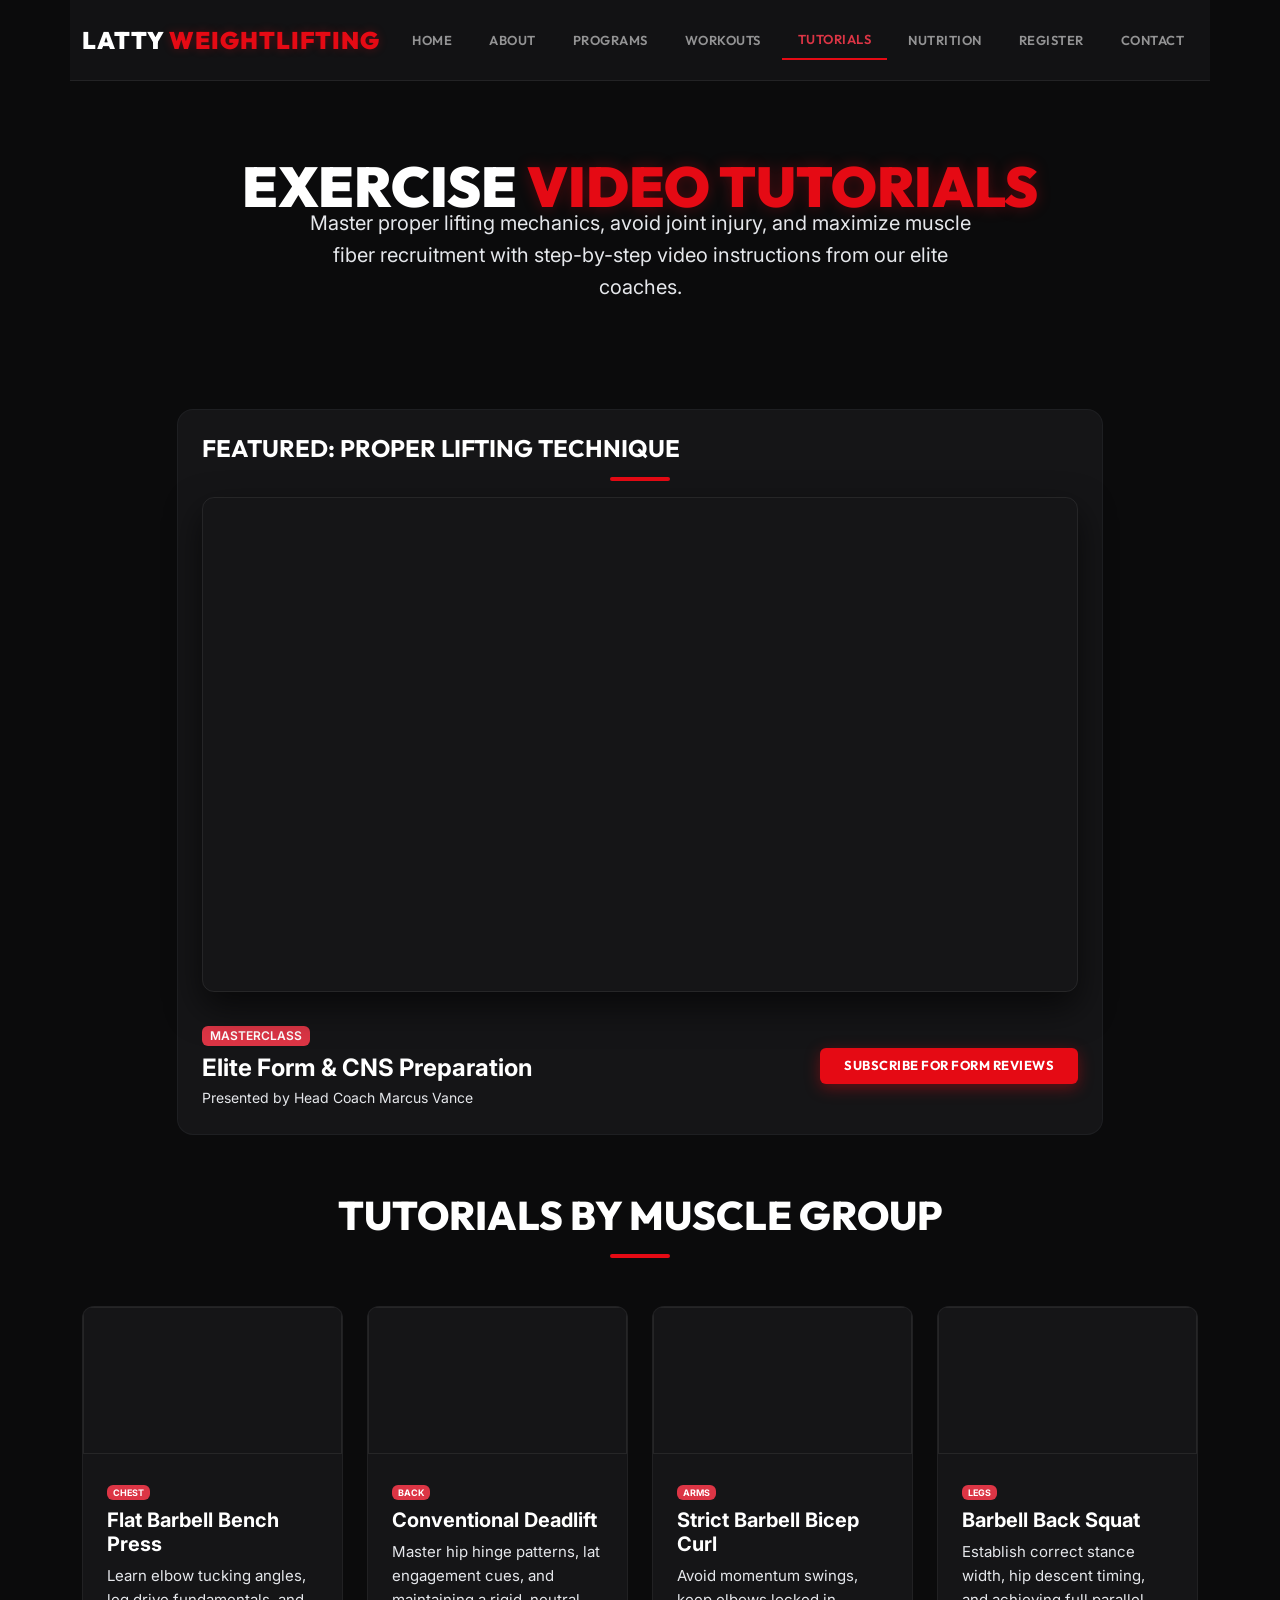
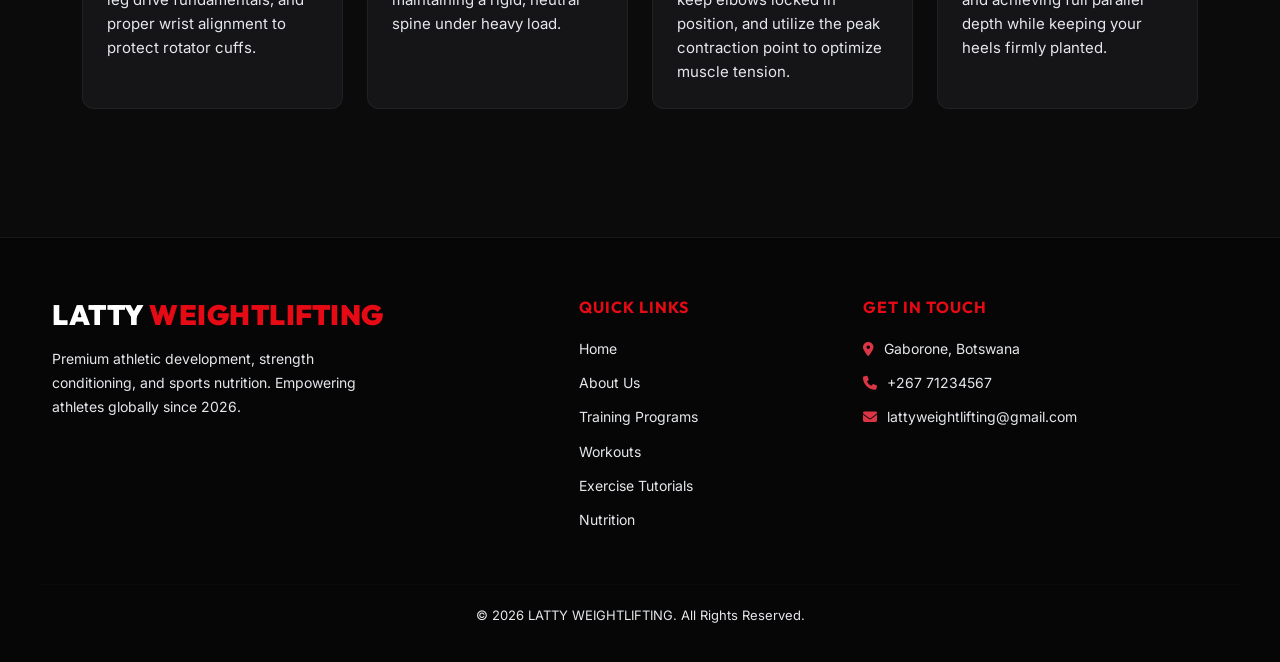
<file: tutorials.html>
<!DOCTYPE html>
<html lang="en">
<head>
    <meta charset="UTF-8">
    <meta name="viewport" content="width=device-width, initial-scale=1.0">
    <title>Workout Tutorials | LATTY WEIGHTLIFTING</title>
    <!-- Google Fonts -->
    <link rel="preconnect" href="https://fonts.googleapis.com">
    <link rel="preconnect" href="https://fonts.gstatic.com" crossorigin>
    <!-- Bootstrap 5 CSS -->
    <link href="https://cdn.jsdelivr.net/npm/bootstrap@5.3.3/dist/css/bootstrap.min.css" rel="stylesheet">
    <!-- FontAwesome Icons -->
    <link rel="stylesheet" href="https://cdnjs.cloudflare.com/ajax/libs/font-awesome/6.5.1/css/all.min.css">
    <!-- Custom CSS -->
    <link rel="stylesheet" href="styles.css">
</head>
<body>

    <!-- Sticky Glassmorphic Navbar -->
    <nav class="navbar navbar-expand-lg navbar-dark py-3 sticky-top" style="backdrop-filter: blur(12px); -webkit-backdrop-filter: blur(12px); background: rgba(21, 21, 23, 0.85); border-bottom: 1px solid rgba(255, 255, 255, 0.07);">
        <div class="container">
            <a class="navbar-brand fw-black text-uppercase" href="index.html" style="font-family: 'Outfit', sans-serif; font-size: 24px; font-weight: 900; letter-spacing: 1px;">
                LATTY <span style="color: #E50A14; text-shadow: 0 0 10px rgba(229,10,20,0.3);">WEIGHTLIFTING</span>
            </a>
            <button class="navbar-toggler" type="button" data-bs-toggle="collapse" data-bs-target="#navbarNav" aria-controls="navbarNav" aria-expanded="false" aria-label="Toggle navigation" style="border-color: rgba(255,255,255,0.1);">
                <span class="navbar-toggler-icon"></span>
            </button>
            <div class="collapse navbar-collapse" id="navbarNav">
                <ul class="navbar-nav ms-auto text-uppercase align-items-center" style="font-family: 'Outfit', sans-serif; font-size: 13px; font-weight: 600; letter-spacing: 0.5px; gap: 5px;">
                    <li class="nav-item"><a class="nav-link px-3" href="index.html">Home</a></li>
                    <li class="nav-item"><a class="nav-link px-3" href="about.html">About</a></li>
                    <li class="nav-item"><a class="nav-link px-3" href="training programs.html">Programs</a></li>
                    <li class="nav-item"><a class="nav-link px-3" href="workouts.html">Workouts</a></li>
                    <li class="nav-item"><a class="nav-link px-3 active text-danger" href="tutorials.html">Tutorials</a></li>
                    <li class="nav-item"><a class="nav-link px-3" href="nutrition.html">Nutrition</a></li>
                    <li class="nav-item"><a class="nav-link px-3" href="register.html">Register</a></li>
                    <li class="nav-item"><a class="nav-link px-3" href="contact and feedback.html">Contact</a></li>
                </ul>
            </div>
        </div>
    </nav>

    <!-- Main Content -->
    <main>
        <!-- Header Section -->
        <section class="py-5 text-center">
            <div class="container mt-4">
                <h1 class="display-4 fw-black text-uppercase mb-3" style="font-family: 'Outfit', sans-serif; font-weight: 900;">
                    Exercise <span style="color: #E50A14; text-shadow: 0 0 15px rgba(229,10,20,0.3);">Video Tutorials</span>
                </h1>
                <p class="section-desc text-muted fs-5 mx-auto" style="max-width: 700px;">
                    Master proper lifting mechanics, avoid joint injury, and maximize muscle fiber recruitment with step-by-step video instructions from our elite coaches.
                </p>
            </div>
        </section>

        <!-- Featured Tutorial Video (Fixing the broken iframe) -->
        <section class="py-2">
            <div class="container">
                <div class="row justify-content-center">
                    <div class="col-lg-10">
                        <div class="p-4 border border-secondary border-opacity-10" style="background: var(--bg-card); border-radius: 16px;">
                            <h2 class="h3 fw-bold mb-3 text-uppercase text-start" style="font-family: 'Outfit', sans-serif; font-size: 24px; position: relative;">
                                Featured: Proper Lifting Technique
                            </h2>
                            <div class="video-wrapper">
                                <!-- Correct Youtube Embed URL -->
                                <iframe src="https://www.youtube.com/embed/g2S7klyfWXU" 
                                        title="Proper Weightlifting Form Guide" 
                                        allow="accelerometer; autoplay; clipboard-write; encrypted-media; gyroscope; picture-in-picture; web-share" 
                                        allowfullscreen>
                                </iframe>
                            </div>
                            <div class="d-flex flex-wrap justify-content-between align-items-center mt-3 gap-3">
                                <div>
                                    <span class="badge bg-danger text-uppercase fw-semibold mb-2">Masterclass</span>
                                    <h4 class="text-white fw-bold mb-1">Elite Form & CNS Preparation</h4>
                                    <p class="text-muted small mb-0">Presented by Head Coach Marcus Vance</p>
                                </div>
                                <a href="register.html" class="btn text-uppercase fw-bold px-4 py-2" style="font-size: 13px;">Subscribe For Form Reviews</a>
                            </div>
                        </div>
                    </div>
                </div>
            </div>
        </section>

        <!-- Taxonomy Tutorials (Chest, Back, Arms, Legs) -->
        <section class="py-5">
            <div class="container">
                <h2 class="text-center text-uppercase mb-5">Tutorials by Muscle Group</h2>
                
                <div class="row g-4">
                    <!-- Chest Block -->
                    <div class="col-md-6 col-lg-3">
                        <div class="card h-100 p-0 overflow-hidden" style="border: 1px solid rgba(255,255,255,0.05);">
                            <div class="video-wrapper" style="border-radius: 0; margin-bottom: 0; box-shadow: none;">
                                <iframe src="https://www.youtube.com/embed/rT7DgCr-3ps" 
                                        title="Bench Press Form" 
                                        allow="accelerometer; autoplay; clipboard-write; encrypted-media; gyroscope; picture-in-picture; web-share" 
                                        allowfullscreen>
                                </iframe>
                            </div>
                            <div class="p-4">
                                <span class="badge bg-danger text-uppercase mb-2" style="font-size: 9px;">Chest</span>
                                <h4 class="fw-bold mb-2 h5" style="color: #FFFFFF;">Flat Barbell Bench Press</h4>
                                <p class="text-muted small mb-0">
                                    Learn elbow tucking angles, leg drive fundamentals, and proper wrist alignment to protect rotator cuffs.
                                </p>
                            </div>
                        </div>
                    </div>

                    <!-- Back Block -->
                    <div class="col-md-6 col-lg-3">
                        <div class="card h-100 p-0 overflow-hidden" style="border: 1px solid rgba(255,255,255,0.05);">
                            <div class="video-wrapper" style="border-radius: 0; margin-bottom: 0; box-shadow: none;">
                                <iframe src="C:\Users\cse25-206\OneDrive - Botswana Accountancy College\Meetings\website\(107) https___www.youtube.com_watch_v=vadTBs2JfNI - YouTube.html" 
                                        title="Deadlift Form" 
                                        allow="accelerometer; autoplay; clipboard-write; encrypted-media; gyroscope; picture-in-picture; web-share" 
                                        allowfullscreen>
                                </iframe>
                            </div>
                            <div class="p-4">
                                <span class="badge bg-danger text-uppercase mb-2" style="font-size: 9px;">Back</span>
                                <h4 class="fw-bold mb-2 h5" style="color: #FFFFFF;">Conventional Deadlift</h4>
                                <p class="text-muted small mb-0">
                                    Master hip hinge patterns, lat engagement cues, and maintaining a rigid, neutral spine under heavy load.
                                </p>
                            </div>
                        </div>
                    </div>

                    <!-- Arms Block -->
                    <div class="col-md-6 col-lg-3">
                        <div class="card h-100 p-0 overflow-hidden" style="border: 1px solid rgba(255,255,255,0.05);">
                            <div class="video-wrapper" style="border-radius: 0; margin-bottom: 0; box-shadow: none;">
                                <iframe src="" 
                                        title="Bicep Curl Form" 
                                        allow="accelerometer; autoplay; clipboard-write; encrypted-media; gyroscope; picture-in-picture; web-share" 
                                        allowfullscreen>
                                </iframe>
                            </div>
                            <div class="p-4">
                                <span class="badge bg-danger text-uppercase mb-2" style="font-size: 9px;">Arms</span>
                                <h4 class="fw-bold mb-2 h5" style="color: #FFFFFF;">Strict Barbell Bicep Curl</h4>
                                <p class="text-muted small mb-0">
                                    Avoid momentum swings, keep elbows locked in position, and utilize the peak contraction point to optimize muscle tension.
                                </p>
                            </div>
                        </div>
                    </div>

                    <!-- Legs Block -->
                    <div class="col-md-6 col-lg-3">
                        <div class="card h-100 p-0 overflow-hidden" style="border: 1px solid rgba(255,255,255,0.05);">
                            <div class="video-wrapper" style="border-radius: 0; margin-bottom: 0; box-shadow: none;">
                                <iframe src="C:\Users\cse25-206\OneDrive - Botswana Accountancy College\Meetings\website\(107) https___www.youtube.com_watch_v=VK8srrv3CvA - YouTube.html" 
                                        title="Squat Form" 
                                        allow="accelerometer; autoplay; clipboard-write; encrypted-media; gyroscope; picture-in-picture; web-share" 
                                        allowfullscreen>
                                </iframe>
                            </div>
                            <div class="p-4">
                                <span class="badge bg-danger text-uppercase mb-2" style="font-size: 9px;">Legs</span>
                                <h4 class="fw-bold mb-2 h5" style="color: #FFFFFF;">Barbell Back Squat</h4>
                                <p class="text-muted small mb-0">
                                    Establish correct stance width, hip descent timing, and achieving full parallel depth while keeping your heels firmly planted.
                                </p>
                            </div>
                        </div>
                    </div>
                </div>
            </div>
        </section>
    </main>

    <!-- Rich Structured Footer -->
    <footer>
        <div class="container footer-container">
            <div class="footer-logo">
                <h2>LATTY <span>WEIGHTLIFTING</span></h2>
                <p>
                    Premium athletic development, strength conditioning, and sports nutrition. Empowering athletes globally since 2026.
                </p>
            </div>
            <div class="footer-links">
                <h3>Quick Links</h3>
                <a href="index.html">Home</a>
                <a href="about.html">About Us</a>
                <a href="training programs.html">Training Programs</a>
                <a href="workouts.html">Workouts</a>
                <a href="tutorials.html">Exercise Tutorials</a>
                <a href="nutrition.html">Nutrition</a>
            </div>
            <div class="footer-contact">
                <h3>Get In Touch</h3>
                <p><i class="fa-solid fa-location-dot text-danger"></i> Gaborone, Botswana</p>
                <p><i class="fa-solid fa-phone text-danger"></i> +267 71234567</p>
                <p><i class="fa-solid fa-envelope text-danger"></i>lattyweightlifting@gmail.com</p>
            </div>
        </div>
        <hr>
        <p class="copyright">&copy; 2026 LATTY WEIGHTLIFTING. All Rights Reserved.</p>
    </footer>

    <!-- Bootstrap 5 Bundle JS -->
    <script src="https://cdn.jsdelivr.net/npm/bootstrap@5.3.3/dist/js/bootstrap.bundle.min.js"></script>
</body>
</html>
</file>
<file: styles.css>
/* ==========================================================================
   LATTY WEIGHTLIFTING - PREMIUM MODERN STYLE SYSTEM
   Colors: Dark Gray (#0B0B0C), Athletic Red (#E50A14), White (#FFFFFF)
   Fonts: Outfit (Headers), Inter (Body)
   ========================================================================== */

@import url('https://fonts.googleapis.com/css2?family=Inter:wght@300;400;500;600&family=Outfit:wght@600;700;800;900&display=swap');

/* =========================
   GLOBAL RESET & VARIABLES
   ========================= */
:root {
    --bg-dark: #0B0B0C;
    --bg-card: #151517;
    --bg-card-hover: #1A1A1D;
    --primary: #E50A14;
    --primary-hover: #F61A24;
    --primary-glow: rgba(229, 10, 20, 0.4);
    --text-main: #FFFFFF;
    --text-muted: #E5E7EB;
    --glass: rgba(21, 21, 23, 0.8);
    --border-color: rgba(255, 255, 255, 0.07);
    --border-accent: rgba(229, 10, 20, 0.3);
    --font-heading: 'Outfit', sans-serif;
    --font-body: 'Inter', sans-serif;
    --transition: all 0.3s cubic-bezier(0.4, 0, 0.2, 1);
}

/* High Contrast Override for Dark Mode */
.text-muted, .text-secondary {
    color: #E5E7EB !important; /* Soft high-contrast light white/gray */
}
p, .card p, .text-muted small {
    color: #E5E7EB !important;
}

* {
    margin: 0;
    padding: 0;
    box-sizing: border-box;
}

html, body {
    height: 100%;
    scroll-behavior: smooth;
}

body {
    background-color: var(--bg-dark);
    color: var(--text-main);
    font-family: var(--font-body);
    display: flex;
    flex-direction: column;
    overflow-x: hidden;
    line-height: 1.6;
}

main {
    flex: 1;
}

/* =========================
   NAVIGATION (GLASSMORPHISM)
   ========================= */
header {
    position: sticky;
    top: 0;
    z-index: 1000;
    backdrop-filter: blur(12px);
    -webkit-backdrop-filter: blur(12px);
    background: var(--glass);
    border-bottom: 1px solid var(--border-color);
}

nav {
    max-width: 1300px;
    margin: 0 auto;
    display: flex;
    justify-content: space-between;
    align-items: center;
    padding: 15px 25px;
}

nav h1 {
    font-family: var(--font-heading);
    font-size: 24px;
    font-weight: 900;
    letter-spacing: 1px;
    background: linear-gradient(to right, #FFFFFF, var(--primary));
    -webkit-background-clip: text;
    -webkit-text-fill-color: transparent;
    transition: var(--transition);
}

nav h1 a {
    text-decoration: none;
    color: inherit;
}

nav ul {
    list-style: none;
    display: flex;
    align-items: center;
    gap: 20px;
    margin: 0;
    padding: 0;
}

nav ul li a {
    color: var(--text-main);
    text-decoration: none;
    font-weight: 500;
    font-size: 14px;
    letter-spacing: 0.5px;
    text-transform: uppercase;
    padding: 8px 12px;
    border-radius: 4px;
    transition: var(--transition);
}

nav ul li a:hover {
    color: var(--primary);
    background: rgba(229, 10, 20, 0.05);
}

nav ul li a.active {
    color: var(--primary);
    border-bottom: 2px solid var(--primary);
    border-radius: 0;
}

/* =========================
   HERO SECTION
   ========================= */
.hero {
    position: relative;
    background-image: linear-gradient(rgba(11, 11, 12, 0.6), rgba(11, 11, 12, 0.95)), 
                      url('https://images.unsplash.com/photo-1534438327276-14e5300c3a48?q=80&w=2070&auto=format&fit=crop');
    background-size: cover;
    background-position: center;
    background-attachment: fixed;
    background-repeat: no-repeat;
    text-align: center;
    padding: 160px 20px;
    display: flex;
    flex-direction: column;
    justify-content: center;
    align-items: center;
    border-bottom: 1px solid var(--border-color);
}

.hero h2 {
    font-family: var(--font-heading);
    font-size: 64px;
    font-weight: 900;
    text-transform: uppercase;
    letter-spacing: 1px;
    color: #FFFFFF;
    margin-bottom: 15px;
    text-shadow: 0 4px 20px rgba(0, 0, 0, 0.5);
}

.hero h2 span {
    color: var(--primary);
    text-shadow: 0 0 20px var(--primary-glow);
}

.hero p {
    font-size: 20px;
    max-width: 600px;
    margin: 0 auto 35px auto;
    color: var(--text-muted);
}

/* =========================
   BUTTONS
   ========================= */
.btn, button[type="submit"] {
    display: inline-block;
    background: var(--primary);
    color: #FFFFFF;
    border: none;
    padding: 14px 30px;
    border-radius: 6px;
    text-decoration: none;
    font-family: var(--font-heading);
    font-size: 15px;
    font-weight: 700;
    letter-spacing: 0.5px;
    text-transform: uppercase;
    cursor: pointer;
    box-shadow: 0 4px 15px var(--primary-glow);
    transition: var(--transition);
}

.btn:hover, button[type="submit"]:hover {
    background: var(--primary-hover);
    color: #FFFFFF;
    transform: translateY(-2px);
    box-shadow: 0 6px 20px var(--primary-glow);
}

.btn-secondary {
    background: transparent;
    color: #FFFFFF;
    border: 2px solid rgba(255, 255, 255, 0.2);
    box-shadow: none;
}

.btn-secondary:hover {
    background: rgba(255, 255, 255, 0.1);
    color: #FFFFFF;
    border-color: #FFFFFF;
    transform: translateY(-2px);
    box-shadow: none;
}

/* =========================
   SECTIONS & CARDS
   ========================= */
section {
    padding: 80px 20px;
    max-width: 1200px;
    margin: 0 auto;
    width: 100%;
}

section h2 {
    font-family: var(--font-heading);
    font-size: 40px;
    font-weight: 800;
    text-align: center;
    text-transform: uppercase;
    margin-bottom: 45px;
    position: relative;
}

section h2::after {
    content: '';
    display: block;
    width: 60px;
    height: 4px;
    background: var(--primary);
    margin: 15px auto 0 auto;
    border-radius: 2px;
}

section p.section-desc {
    text-align: center;
    max-width: 700px;
    margin: -30px auto 50px auto;
    color: var(--text-muted);
}

.features {
    display: grid;
    grid-template-columns: repeat(auto-fit, minmax(300px, 1fr));
    gap: 30px;
    padding: 0;
}

.card {
    background: var(--bg-card);
    border: 1px solid var(--border-color);
    padding: 35px;
    border-radius: 12px;
    transition: var(--transition);
    height: 100%;
    display: flex;
    flex-direction: column;
}

.card:hover {
    transform: translateY(-8px);
    background: var(--bg-card-hover);
    border-color: var(--border-accent);
    box-shadow: 0 10px 30px rgba(0, 0, 0, 0.5), 0 0 15px rgba(229, 10, 20, 0.05);
}

.card h3 {
    font-family: var(--font-heading);
    font-size: 22px;
    font-weight: 700;
    margin-bottom: 15px;
    color: #FFFFFF;
}

.card p {
    color: var(--text-muted);
    font-size: 15px;
    flex-grow: 1;
}

/* =========================
   PAGE HERO SECTIONS
   ========================= */
.about-section,
.programs-section,
.workouts-section,
.tutorials-section,
.nutrition-section,
.register-section {
    background-image: linear-gradient(rgba(11, 11, 12, 0.8), rgba(11, 11, 12, 0.95)), 
                      url('https://images.unsplash.com/photo-1534438327276-14e5300c3a48?q=80&w=2070&auto=format&fit=crop');
    background-size: cover;
    background-position: center;
    background-attachment: fixed;
    border-bottom: 1px solid var(--border-color);
    padding: 100px 20px;
    text-align: center;
}

.programs-section {
    background-image: linear-gradient(rgba(11, 11, 12, 0.8), rgba(11, 11, 12, 0.95)), 
                      url('https://images.unsplash.com/photo-1517838277536-f5f99be501cd?q=80&w=2070&auto=format&fit=crop');
}

.workouts-section {
    background-image: linear-gradient(rgba(11, 11, 12, 0.8), rgba(11, 11, 12, 0.95)), 
                      url('https://images.unsplash.com/photo-1517838277536-f5f99be501cd?q=80&w=2070&auto=format&fit=crop');
}

.nutrition-section {
    background-image: linear-gradient(rgba(11, 11, 12, 0.8), rgba(11, 11, 12, 0.95)), 
                      url('https://images.unsplash.com/photo-1490645935967-10de6ba17061?q=80&w=2070&auto=format&fit=crop');
}

.about-section p,
.programs-section p,
.workouts-section p,
.tutorials-section p,
.nutrition-section p,
.register-section p {
    font-size: 18px;
    max-width: 800px;
    margin: 20px auto 0 auto;
    color: var(--text-main);
}

/* =========================
   FORMS & INPUTS
   ========================= */
form {
    max-width: 650px;
    margin: 0 auto;
    background: var(--bg-card);
    border: 1px solid var(--border-color);
    padding: 40px;
    border-radius: 12px;
    box-shadow: 0 10px 40px rgba(0, 0, 0, 0.4);
}

label {
    font-family: var(--font-heading);
    font-size: 14px;
    font-weight: 700;
    text-transform: uppercase;
    letter-spacing: 0.5px;
    color: var(--text-main);
    display: block;
    margin-bottom: 8px;
}

input, textarea, select {
    width: 100%;
    background: var(--bg-dark);
    color: var(--text-main);
    border: 1px solid var(--border-color);
    padding: 14px 18px;
    margin-bottom: 25px;
    border-radius: 6px;
    font-size: 15px;
    font-family: var(--font-body);
    transition: var(--transition);
}

input:focus, textarea:focus, select:focus {
    outline: none;
    border-color: var(--primary);
    box-shadow: 0 0 10px rgba(229, 10, 20, 0.15);
    background: var(--bg-card-hover);
}

textarea {
    resize: none;
}

/* =========================
   CONTACT & FEEDBACK
   ========================= */
.contact-section, .feedback-section {
    background: var(--bg-card);
    border: 1px solid var(--border-color);
    padding: 40px;
    border-radius: 12px;
    margin-bottom: 40px;
    box-shadow: 0 8px 30px rgba(0, 0, 0, 0.4);
}

/* =========================
   VIDEO & TUTORIALS
   ========================= */
.video-wrapper {
    position: relative;
    padding-bottom: 56.25%; /* 16:9 Aspect Ratio */
    height: 0;
    overflow: hidden;
    border-radius: 12px;
    border: 1px solid var(--border-color);
    box-shadow: 0 15px 35px rgba(0, 0, 0, 0.6);
    margin-bottom: 30px;
}

.video-wrapper iframe {
    position: absolute;
    top: 0;
    left: 0;
    width: 100%;
    height: 100%;
    border: 0;
}

/* =========================
   FOOTER (RICH & STRUCTURED)
   ========================= */
footer {
    background: #060607;
    color: var(--text-main);
    padding: 60px 20px 20px 20px;
    margin-top: 80px;
    border-top: 1px solid var(--border-color);
}

.footer-container {
    max-width: 1200px;
    margin: 0 auto;
    display: grid;
    grid-template-columns: 2fr 1fr 1.5fr;
    gap: 40px;
}

.footer-logo h2 {
    font-family: var(--font-heading);
    font-size: 28px;
    font-weight: 900;
    color: #FFFFFF;
    margin-bottom: 15px;
    letter-spacing: 0.5px;
}

.footer-logo h2 span {
    color: var(--primary);
}

.footer-logo p {
    color: var(--text-muted);
    font-size: 14px;
    max-width: 320px;
    line-height: 1.7;
}

.footer-links h3, .footer-contact h3 {
    font-family: var(--font-heading);
    font-size: 16px;
    font-weight: 700;
    text-transform: uppercase;
    letter-spacing: 1px;
    color: var(--primary);
    margin-bottom: 20px;
}

.footer-links {
    display: flex;
    flex-direction: column;
}

.footer-links a {
    color: var(--text-muted);
    text-decoration: none;
    font-size: 14px;
    margin-bottom: 12px;
    transition: var(--transition);
    width: fit-content;
}

.footer-links a:hover {
    color: var(--primary);
    padding-left: 5px;
}

.footer-contact p {
    color: var(--text-muted);
    font-size: 14px;
    margin-bottom: 12px;
    display: flex;
    align-items: center;
    gap: 10px;
}

hr {
    max-width: 1200px;
    margin: 40px auto 20px auto;
    border: 0;
    border-top: 1px solid var(--border-color);
}

.copyright {
    text-align: center;
    color: var(--text-muted);
    font-size: 13px;
}

/* =========================
   RESPONSIVE DESIGN
   ========================= */
@media (max-width: 991px) {
    .footer-container {
        grid-template-columns: 1fr 1fr;
    }
}

@media (max-width: 768px) {
    nav {
        flex-direction: column;
        gap: 15px;
        padding: 15px;
    }

    nav ul {
        flex-wrap: wrap;
        justify-content: center;
        gap: 10px 15px;
    }

    nav ul li a {
        font-size: 13px;
        padding: 6px 10px;
    }

    .hero {
        padding: 100px 15px;
    }

    .hero h2 {
        font-size: 40px;
    }

    .hero p {
        font-size: 16px;
    }

    section {
        padding: 60px 15px;
    }

    section h2 {
        font-size: 32px;
    }

    form {
        padding: 25px;
    }

    .footer-container {
        grid-template-columns: 1fr;
        gap: 30px;
        text-align: center;
    }

    .footer-logo p {
        margin: 0 auto;
    }

    .footer-links a {
        margin: 0 auto 12px auto;
    }

    .footer-links a:hover {
        padding-left: 0;
    }

    .footer-contact p {
        justify-content: center;
    }
}
</file>
